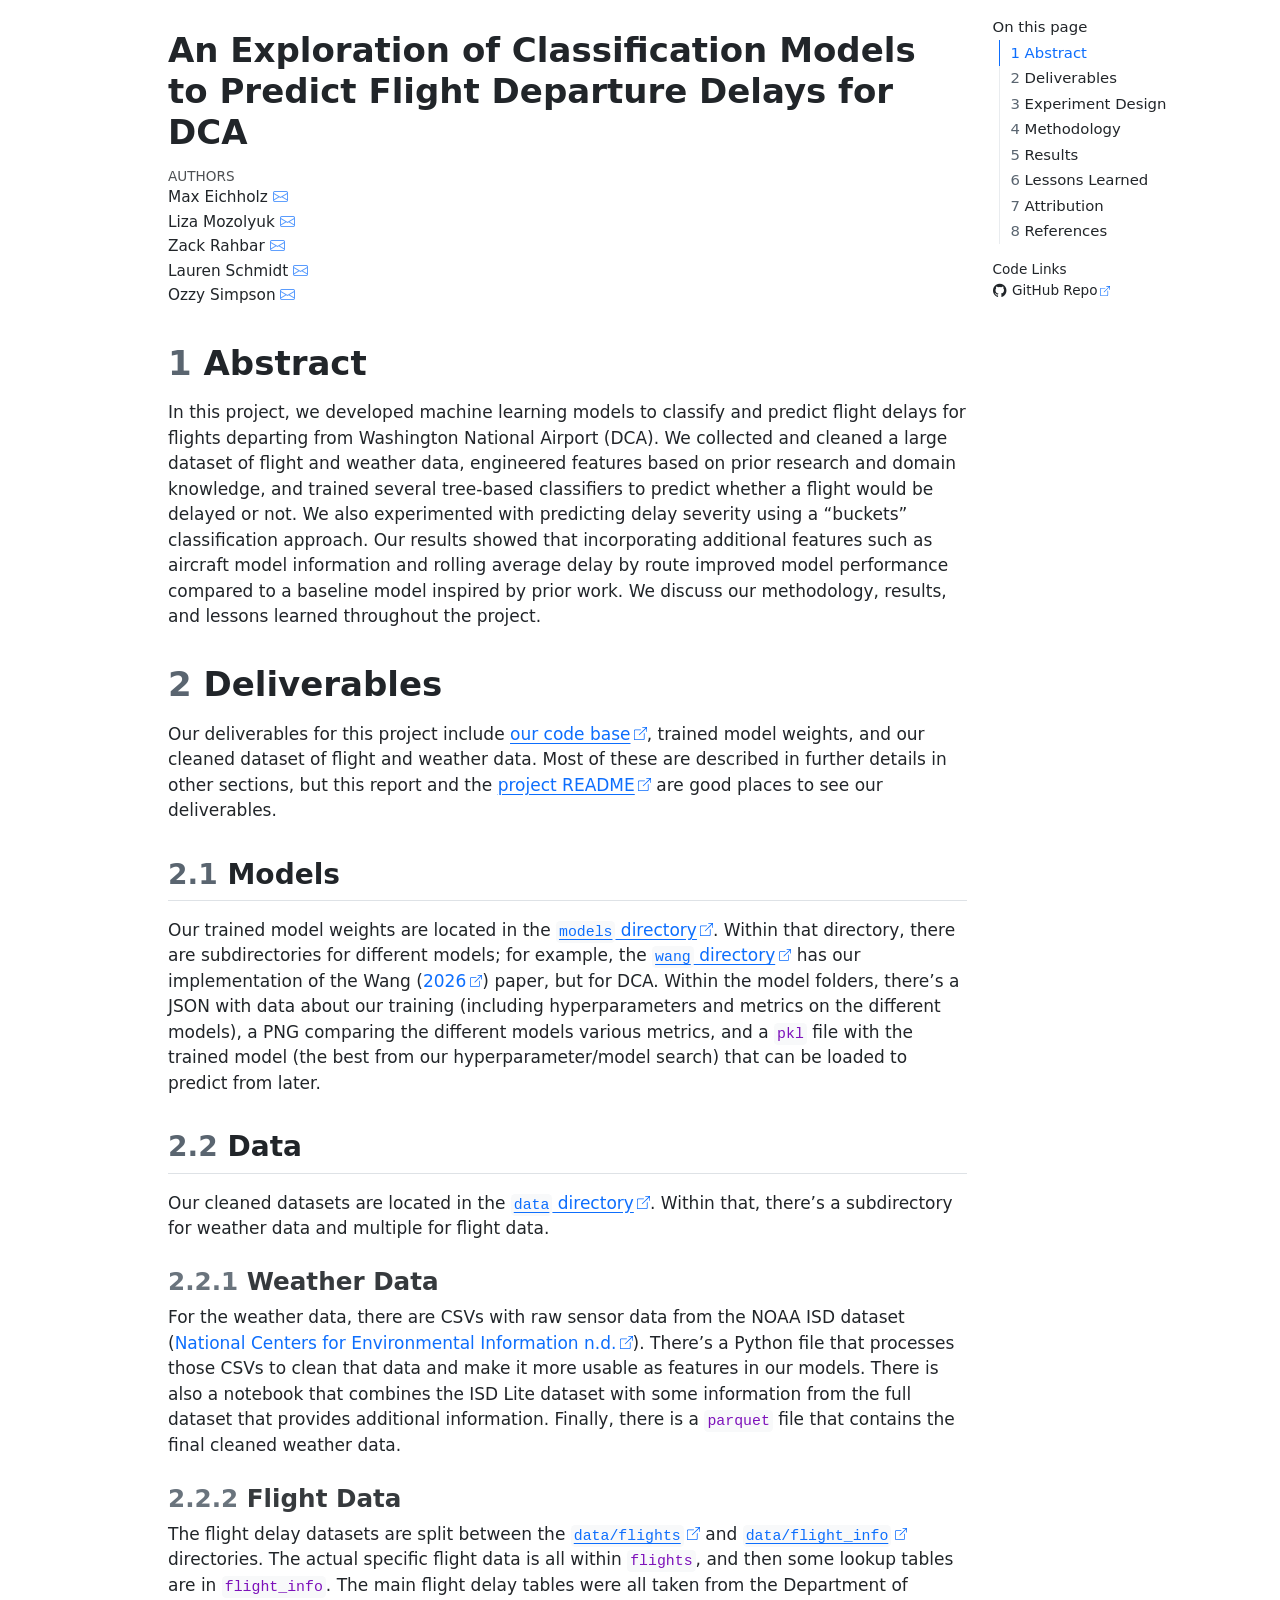
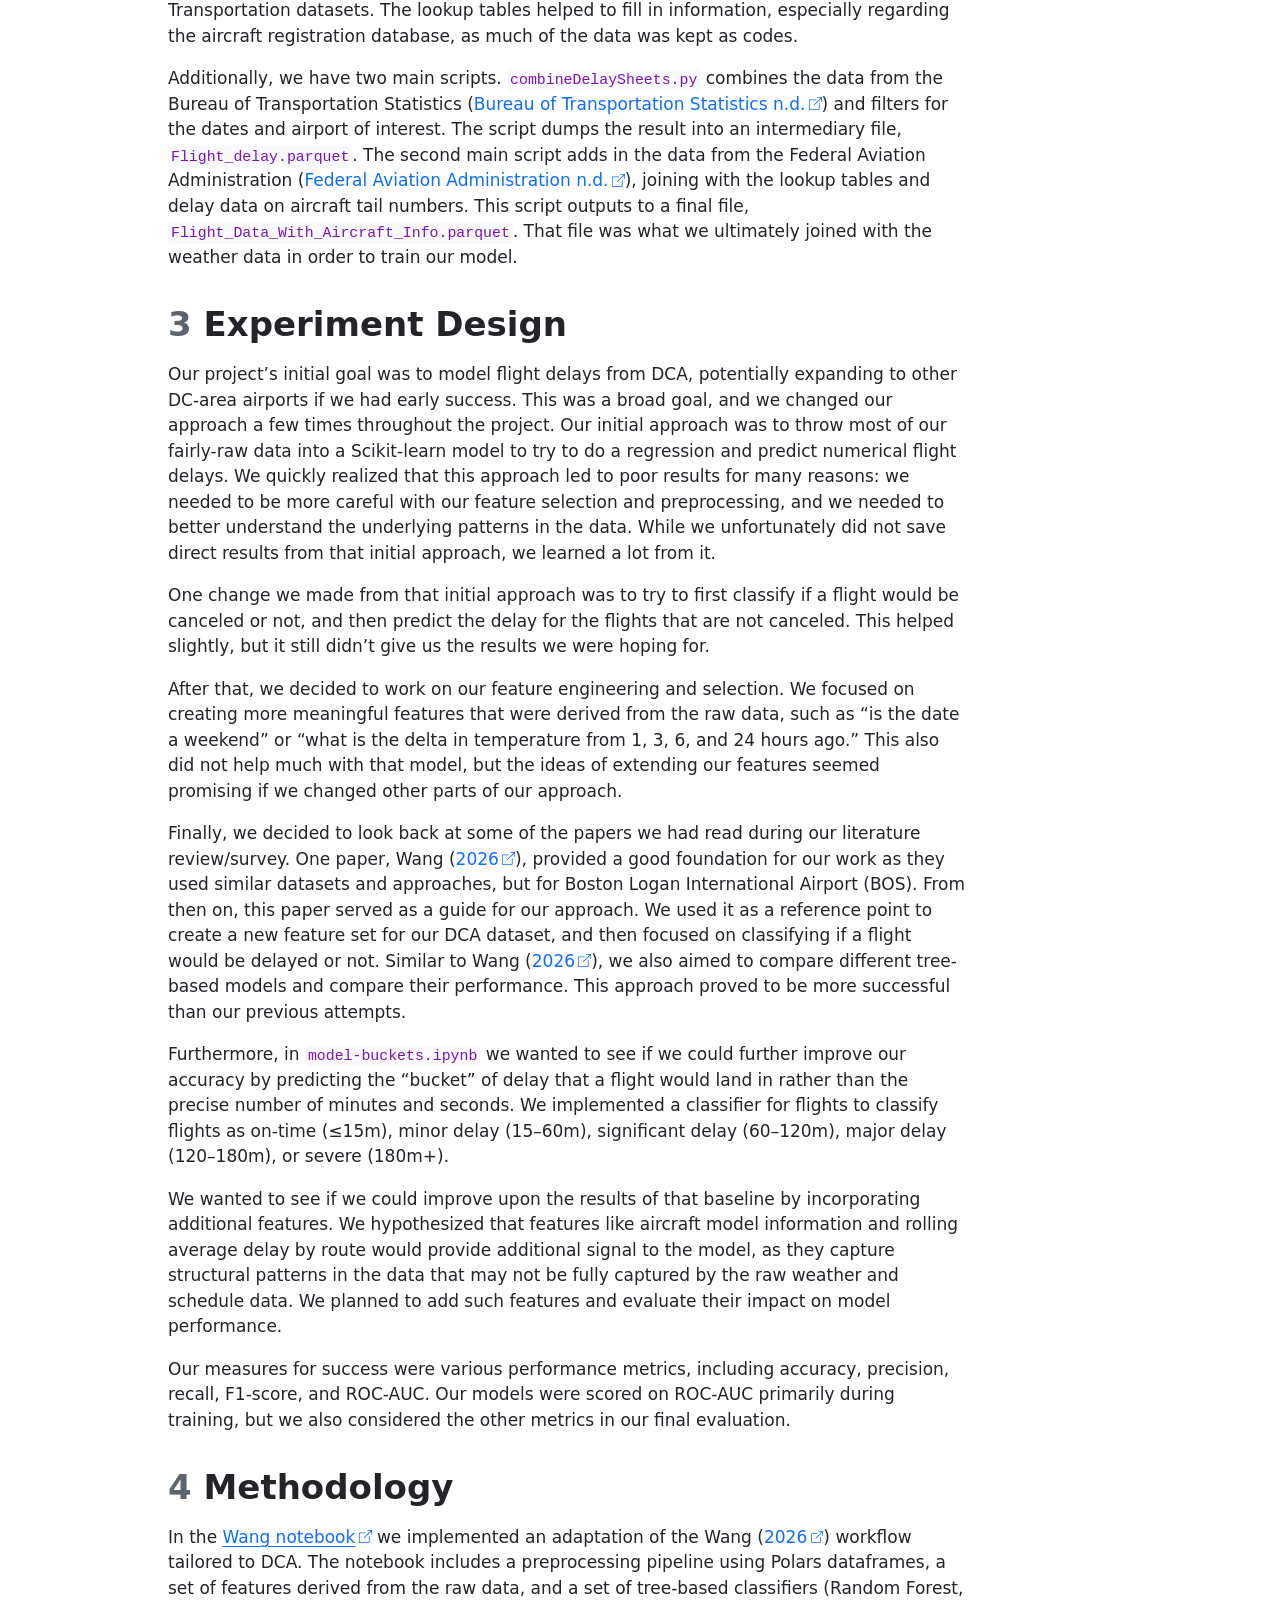
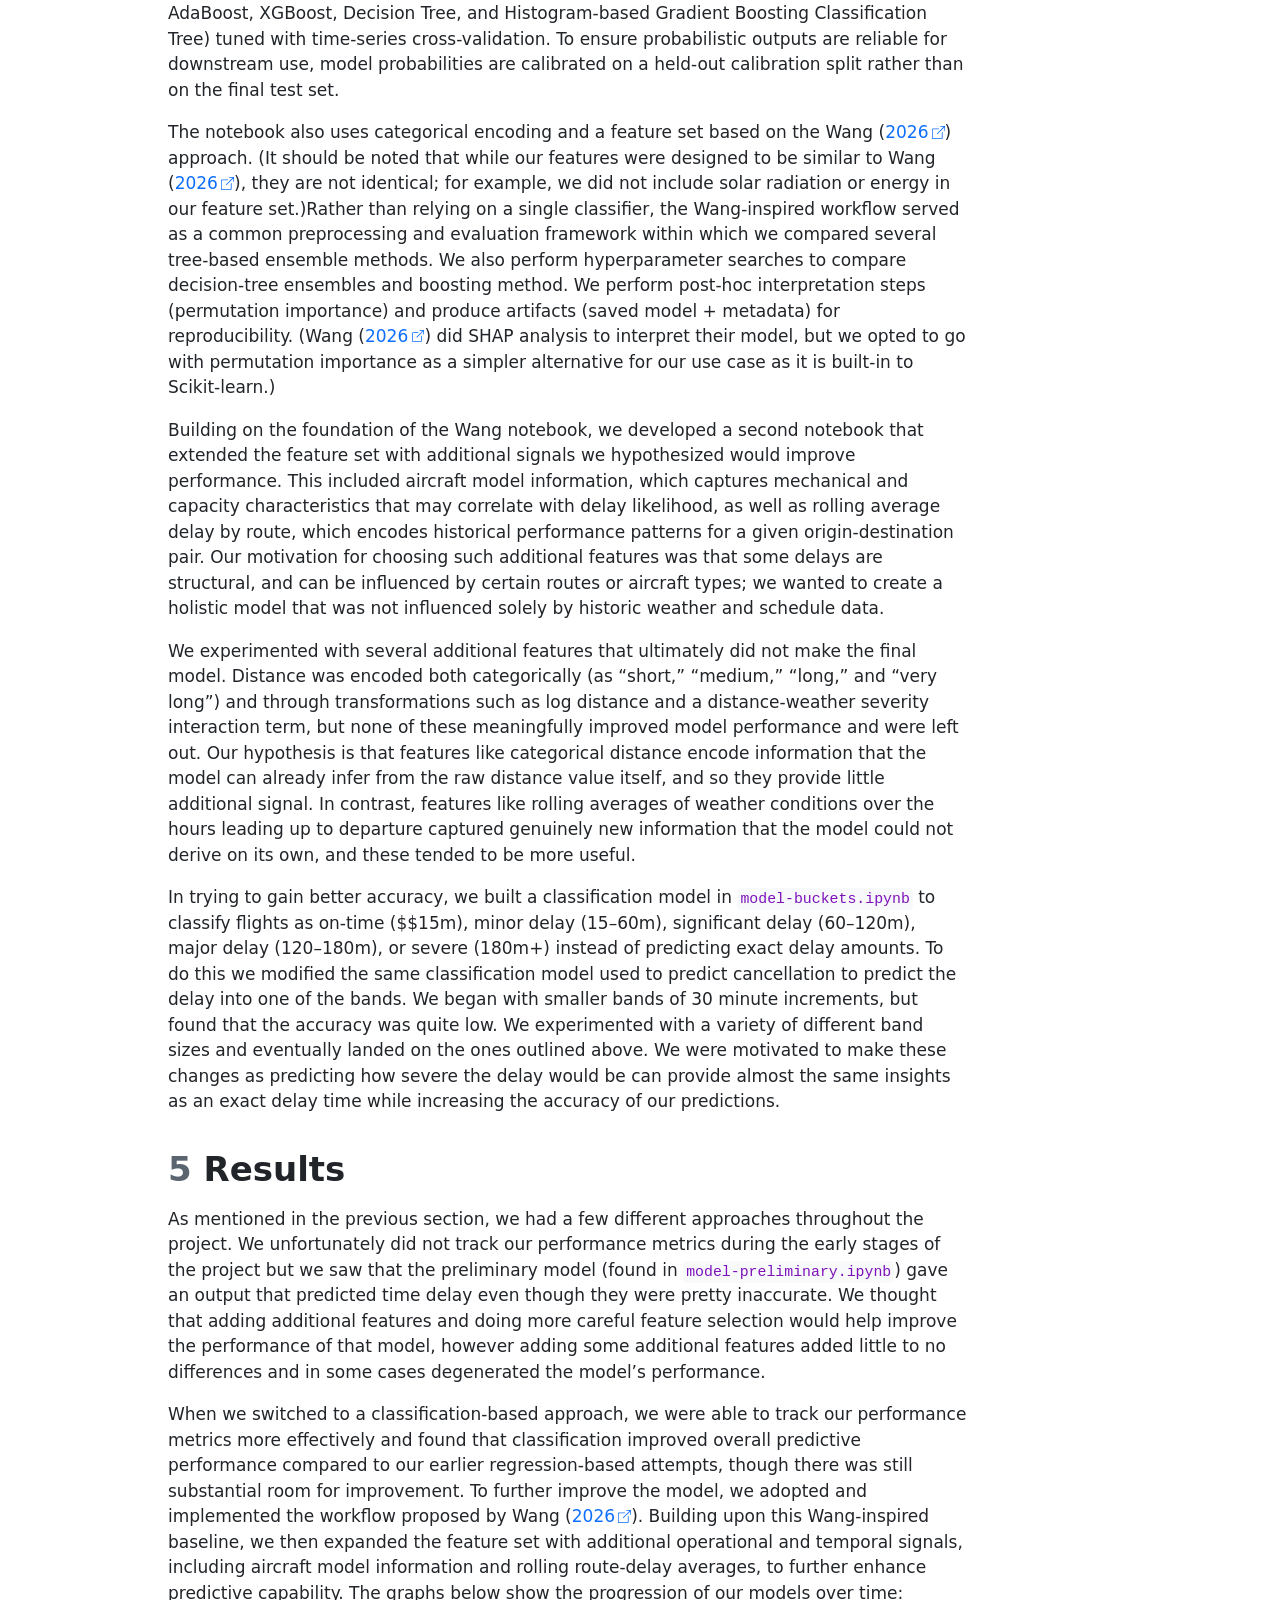
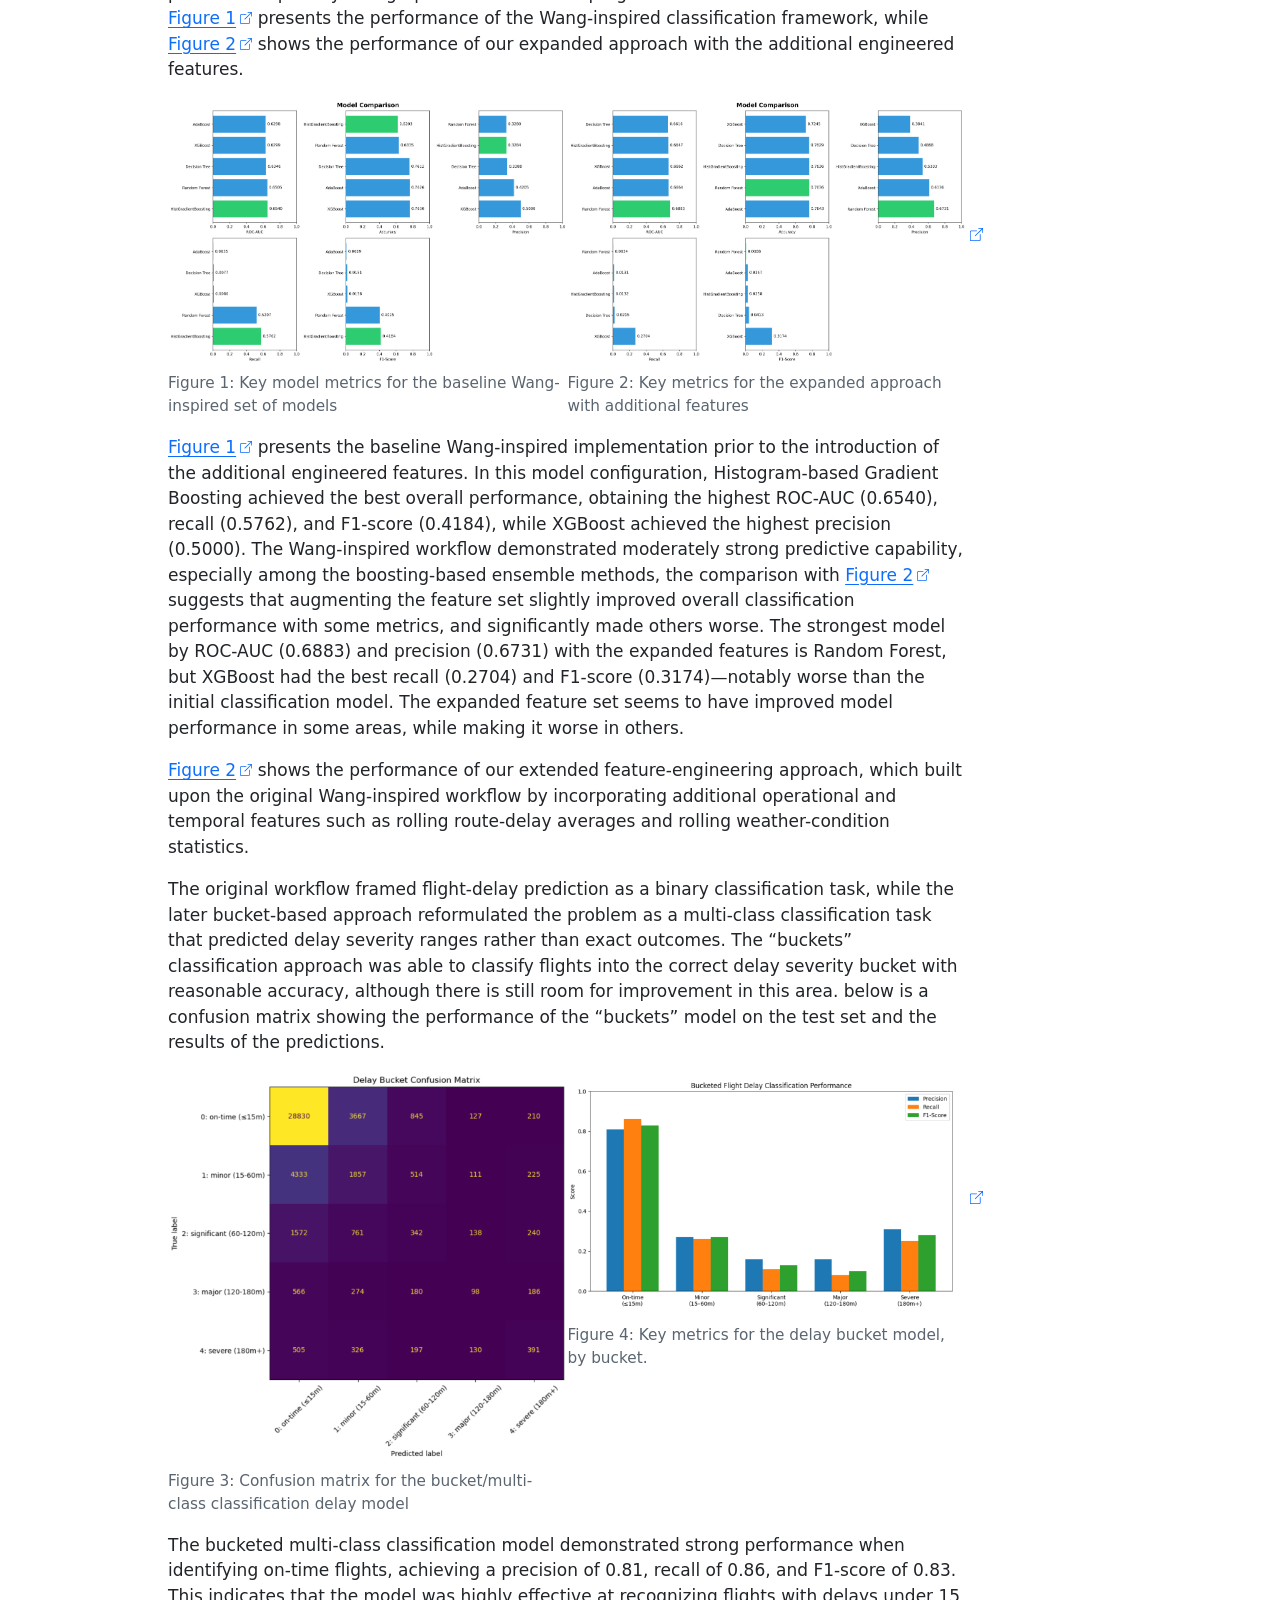
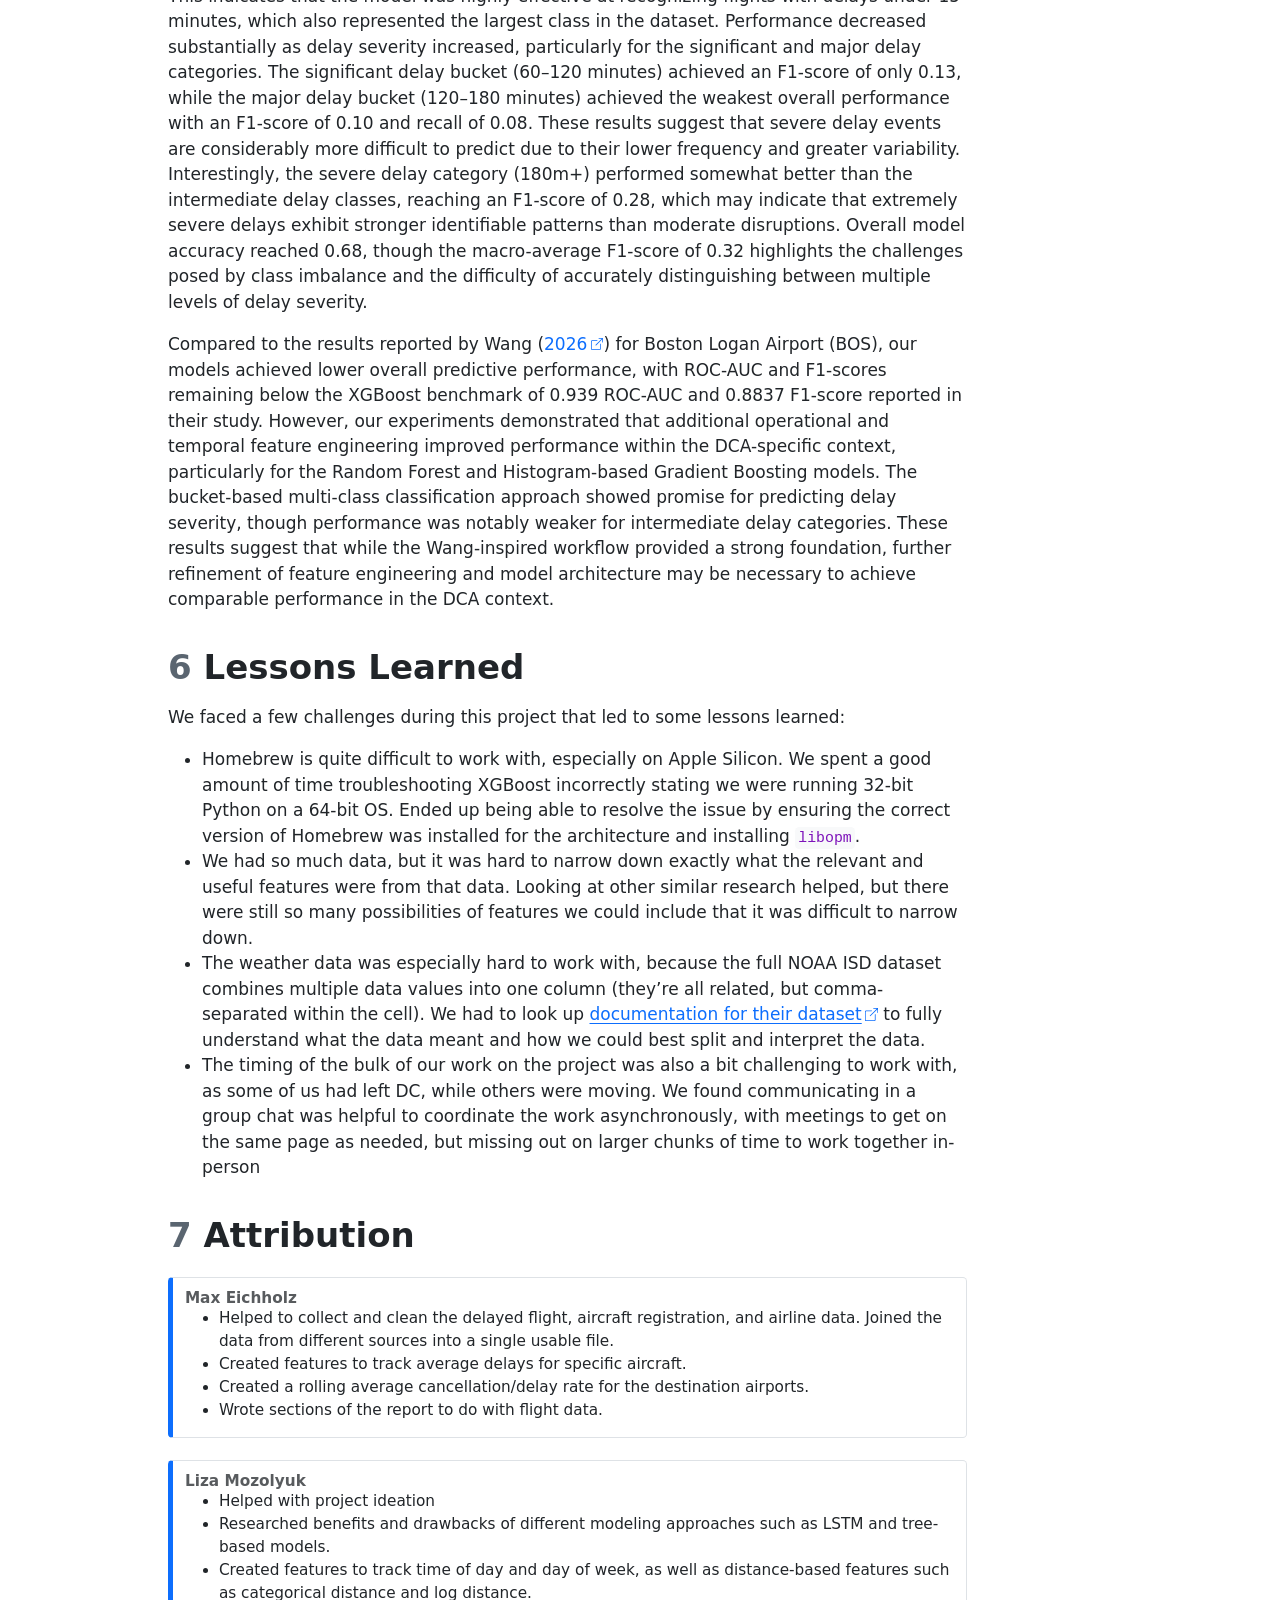
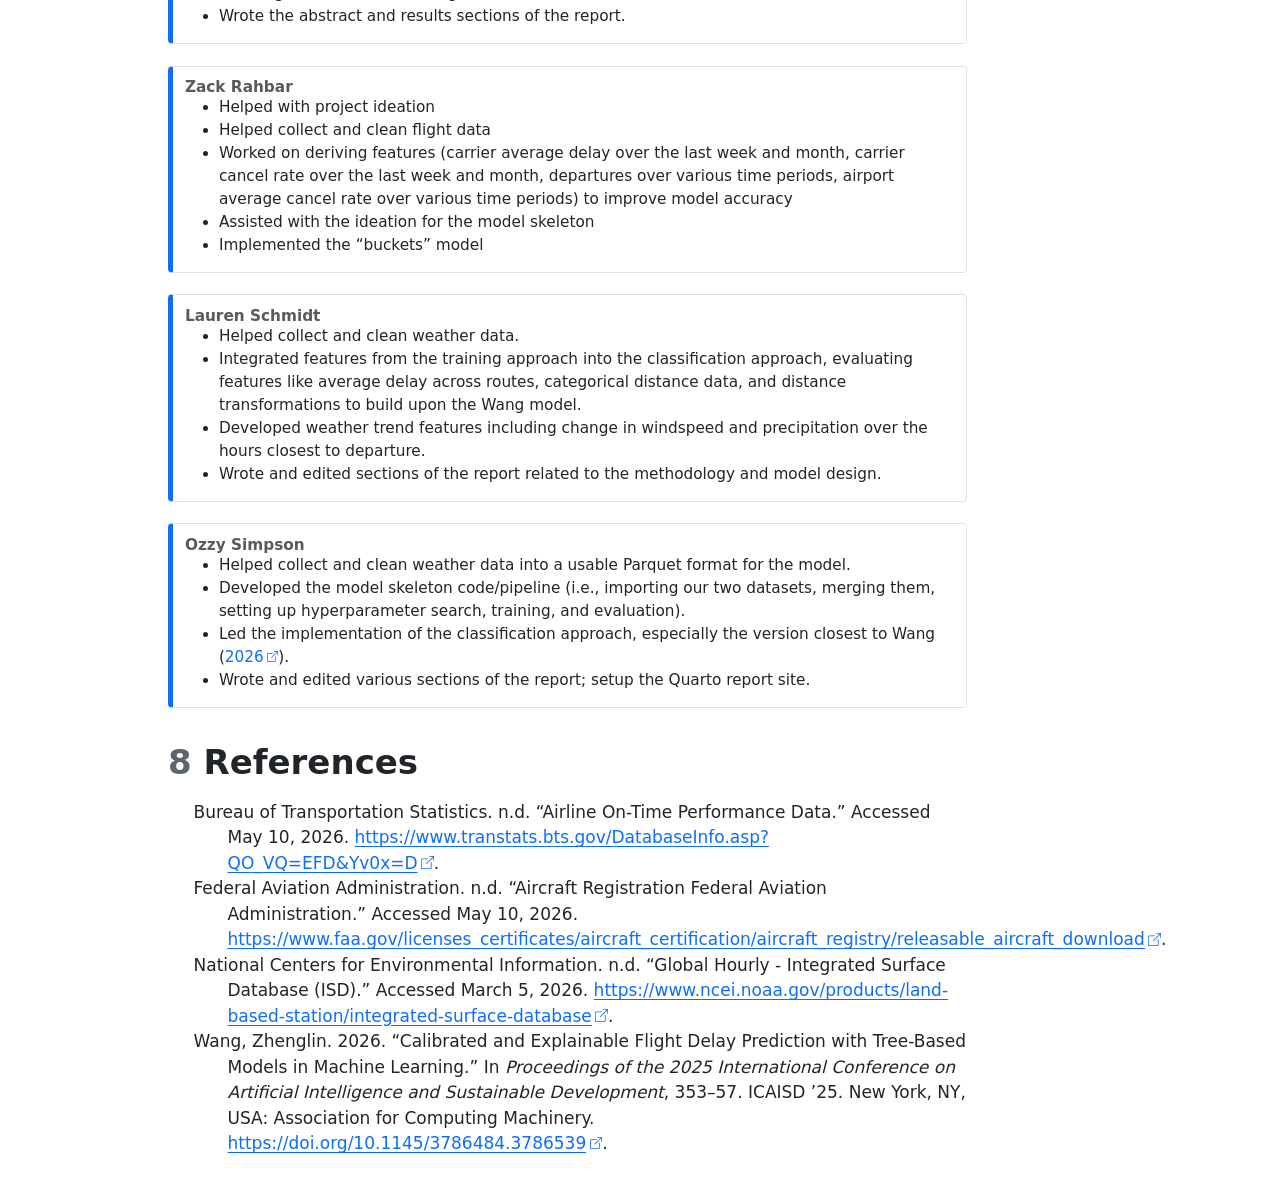
<file: docs/index.html>
<html xmlns="http://www.w3.org/1999/xhtml">    
  <head>      
    <title>Redirect to Report.html</title>      
    <meta http-equiv="refresh" content="0;URL='Report.html'" />    
  </head>    
  <body> 
  </body>  
</html>
</file>
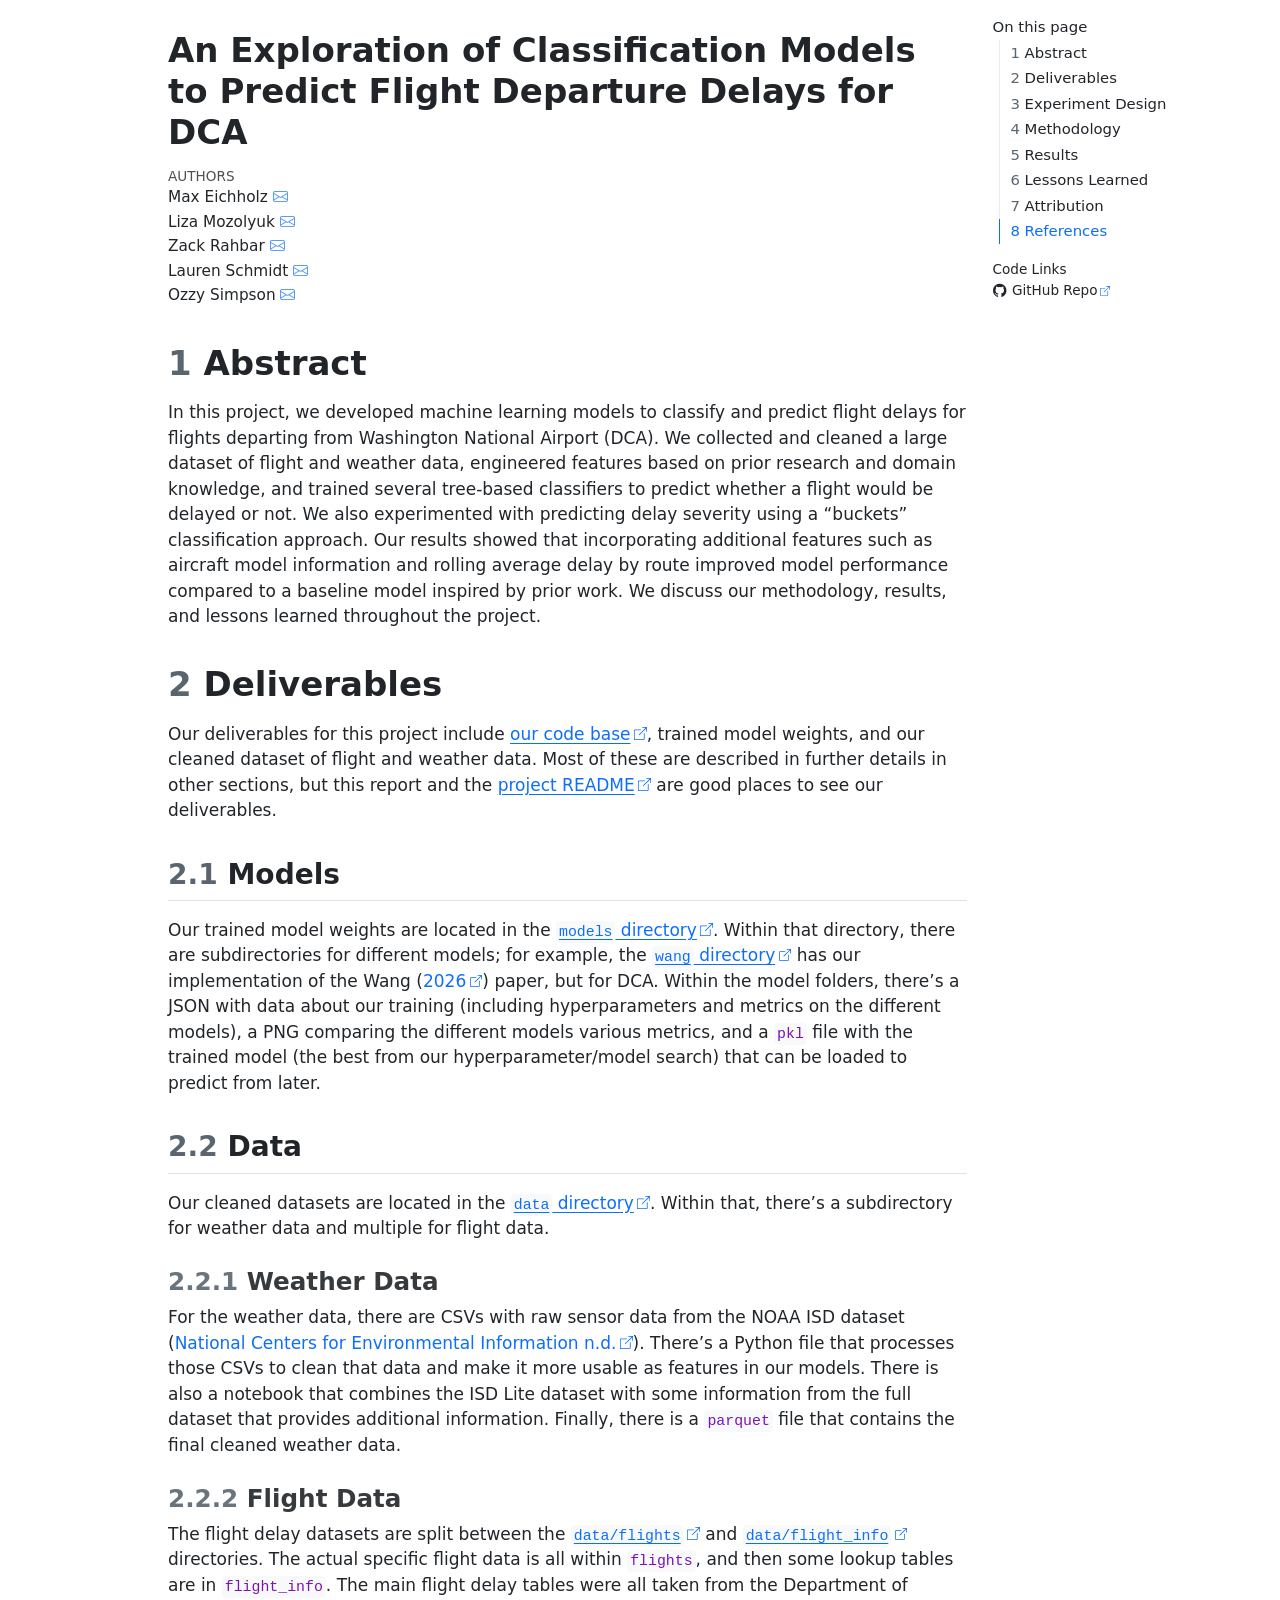
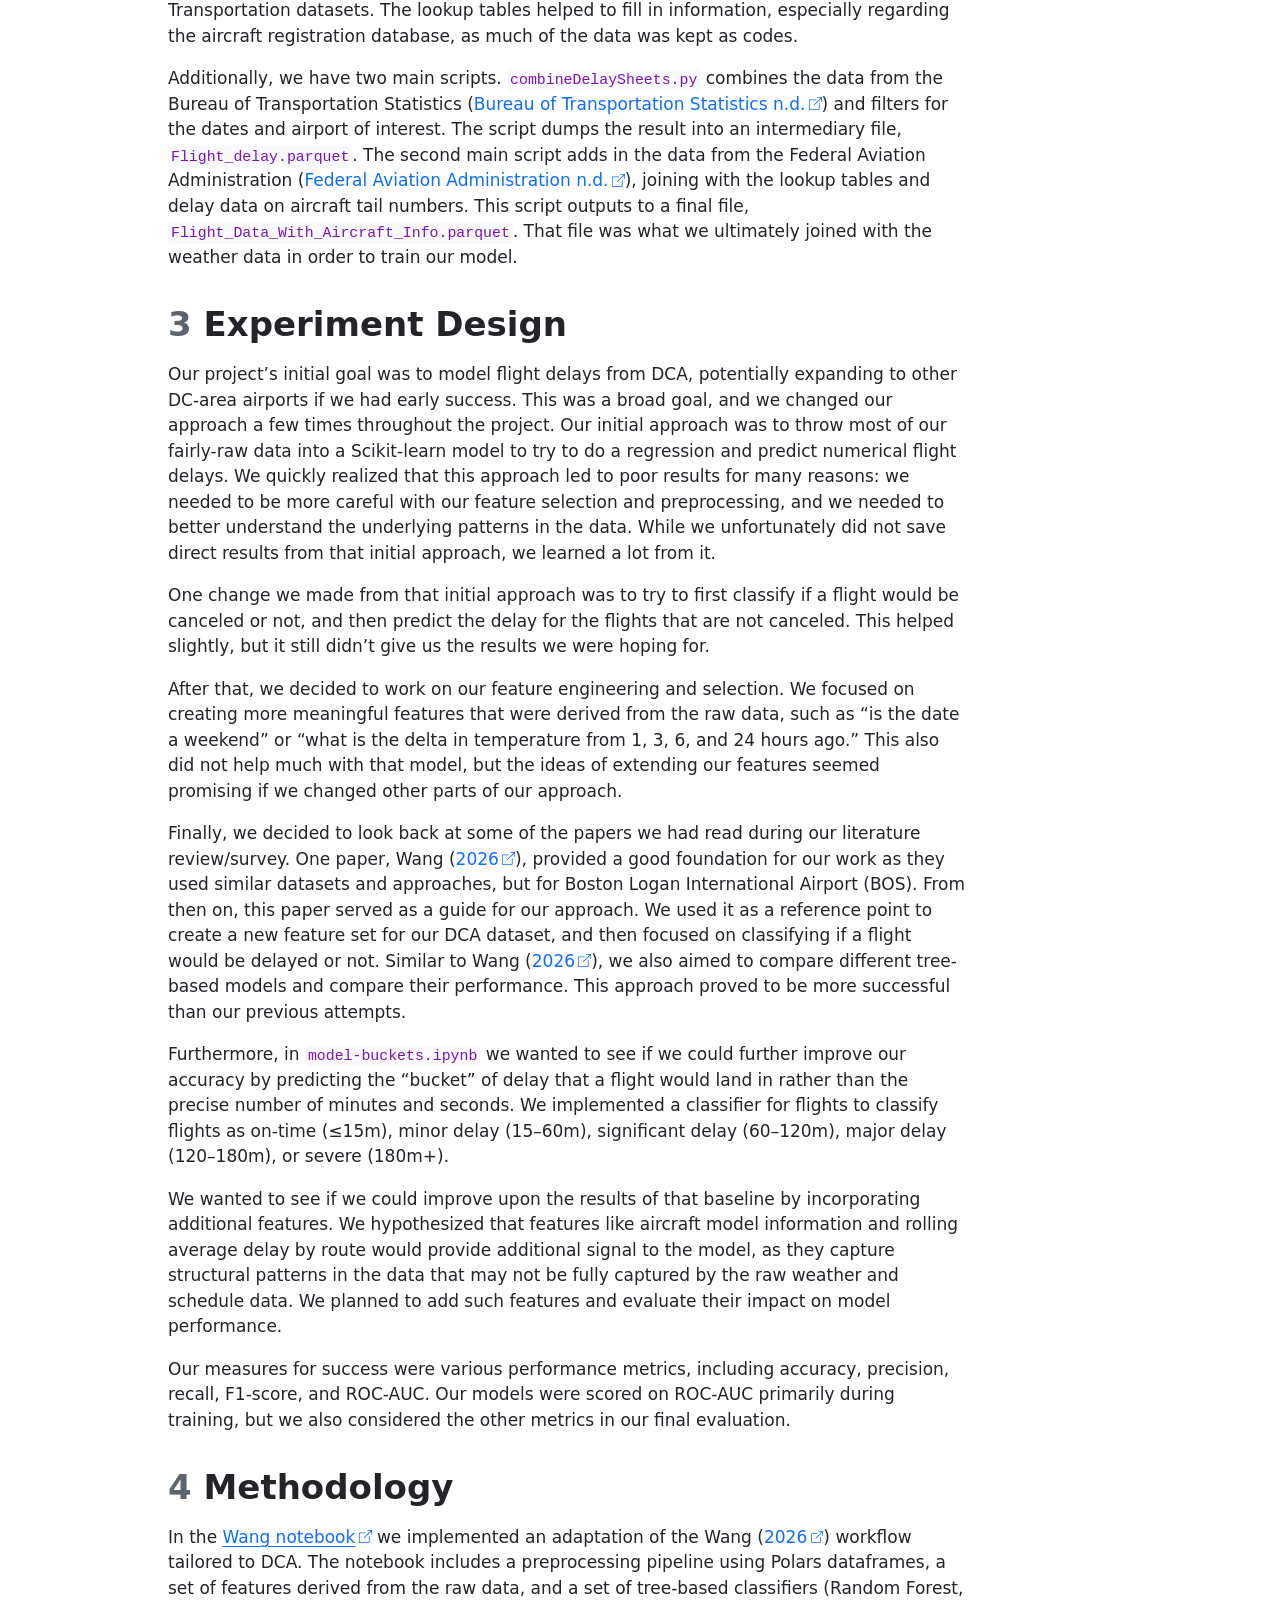
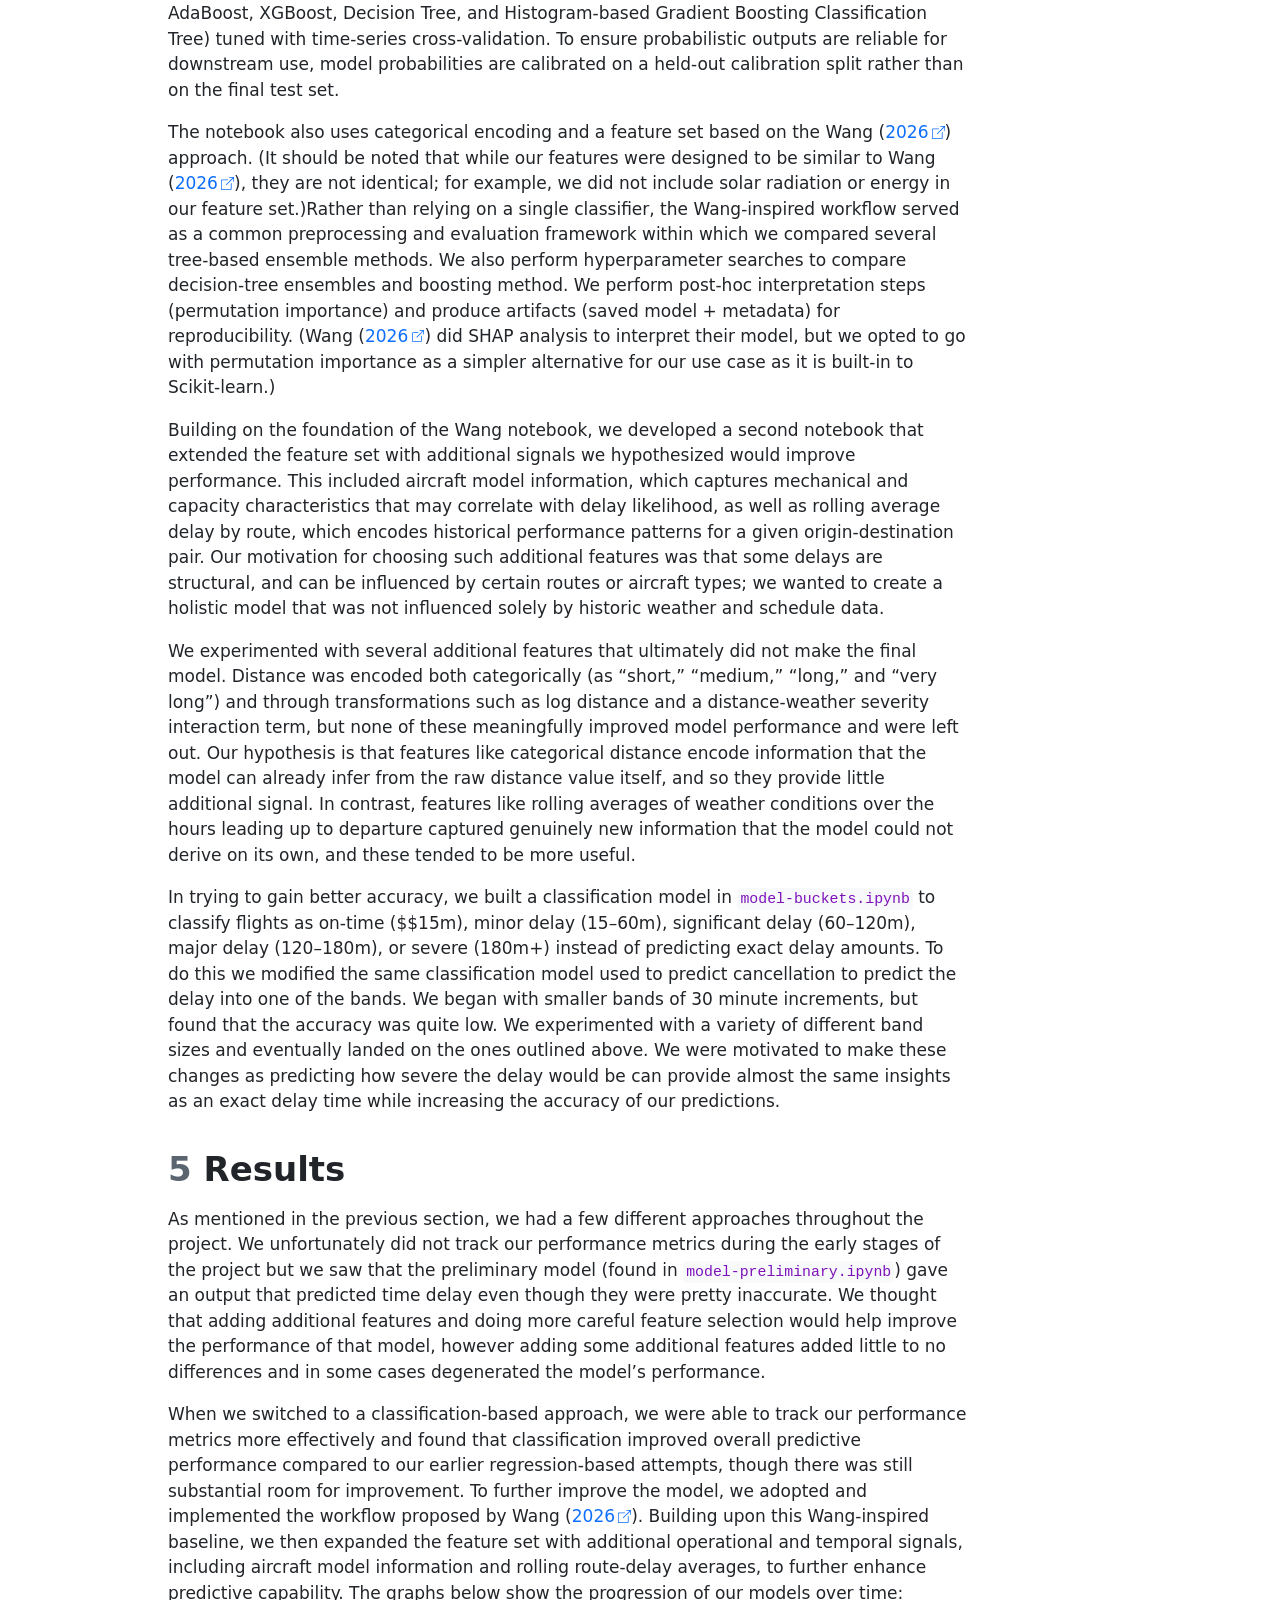
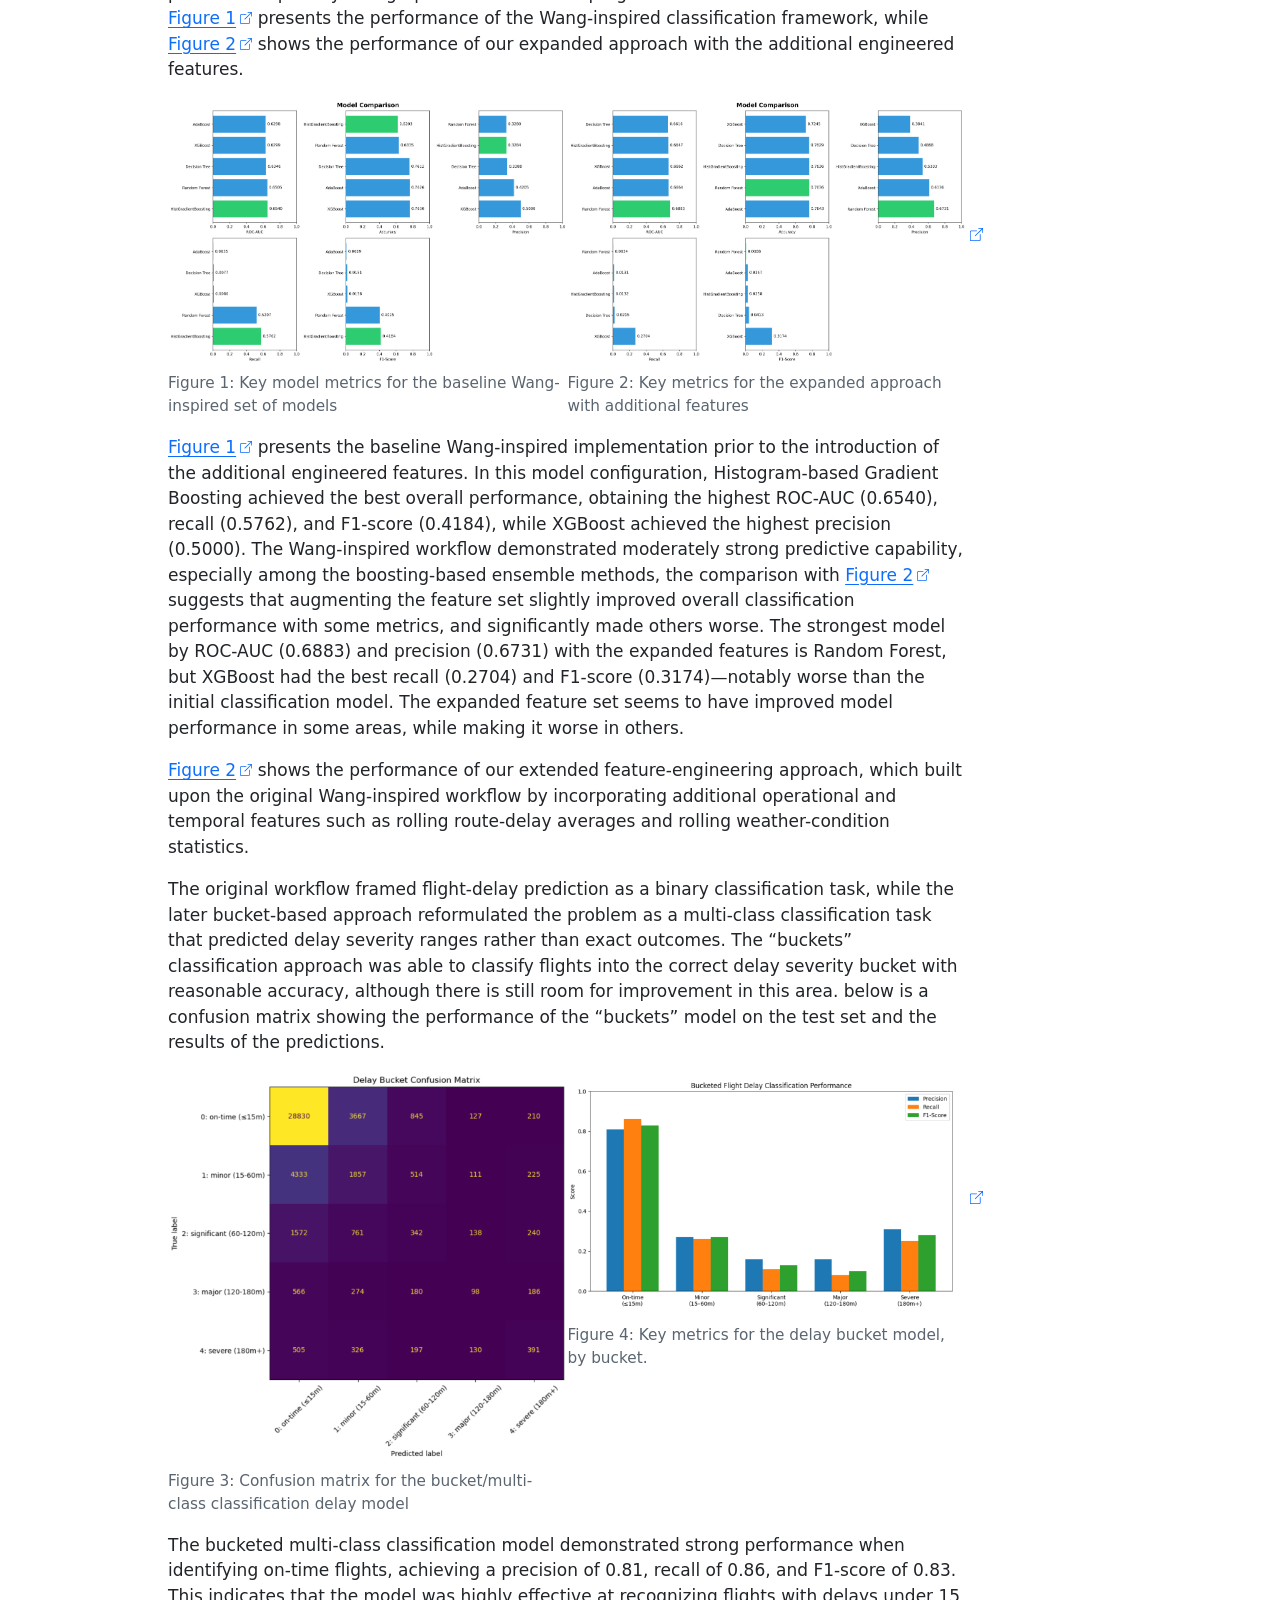
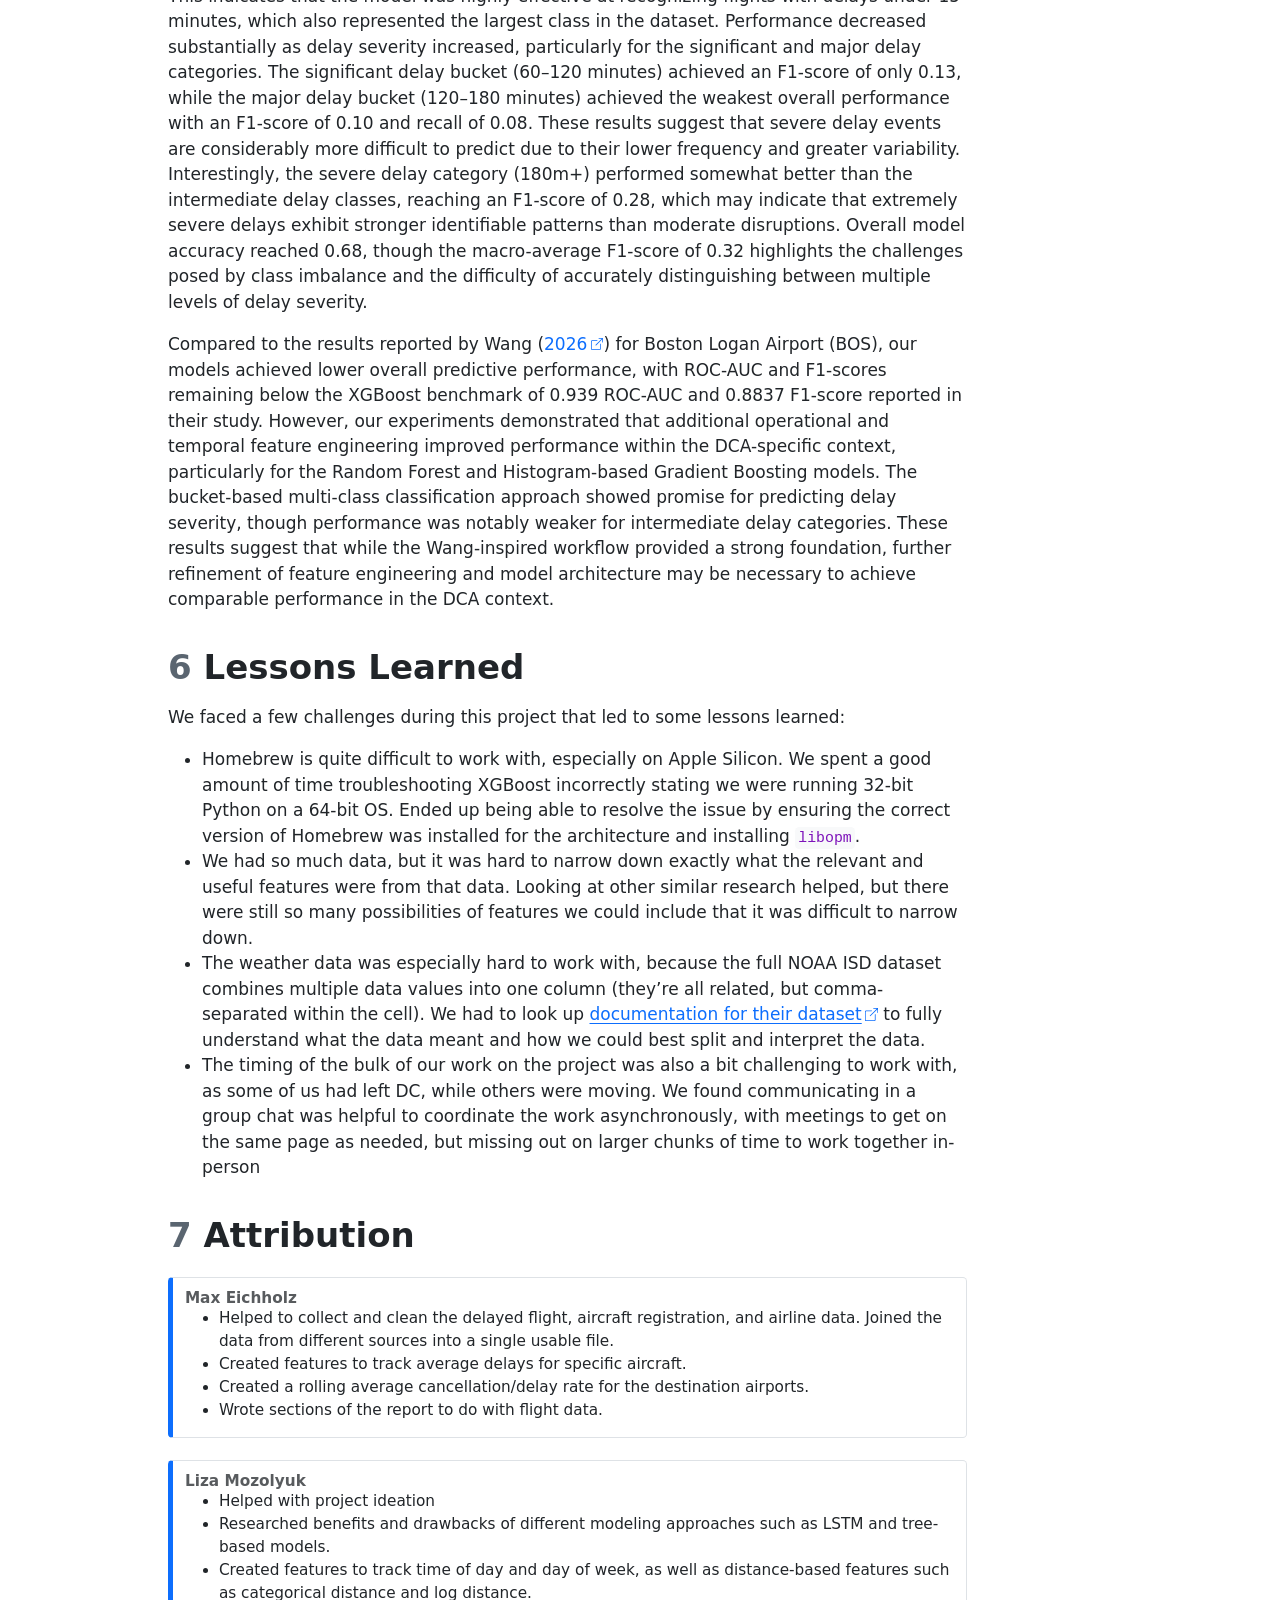
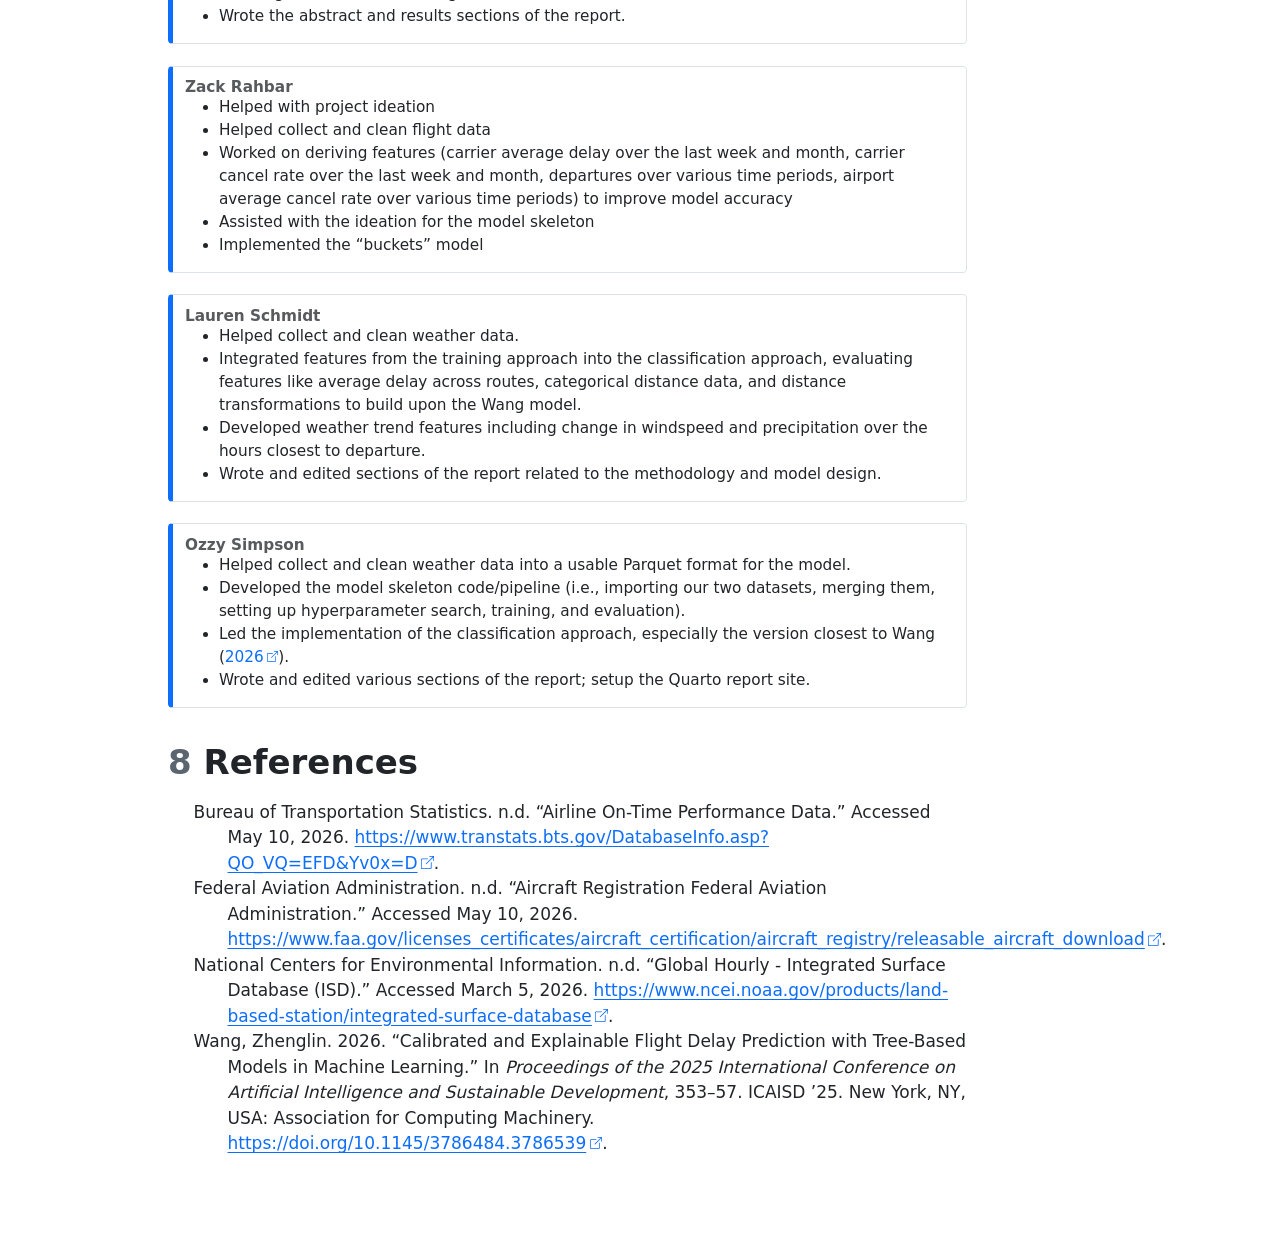
<file: docs/Report.html>
<!DOCTYPE html>
<html xmlns="http://www.w3.org/1999/xhtml" lang="en" xml:lang="en"><head>

<meta charset="utf-8">
<meta name="generator" content="quarto-1.4.553">

<meta name="viewport" content="width=device-width, initial-scale=1.0, user-scalable=yes">

<meta name="author" content="Max Eichholz">
<meta name="author" content="Liza Mozolyuk">
<meta name="author" content="Zack Rahbar">
<meta name="author" content="Lauren Schmidt">
<meta name="author" content="Ozzy Simpson">

<title>Report - An Exploration of Classification Models to Predict Flight Departure Delays for DCA</title>
<style>
code{white-space: pre-wrap;}
span.smallcaps{font-variant: small-caps;}
div.columns{display: flex; gap: min(4vw, 1.5em);}
div.column{flex: auto; overflow-x: auto;}
div.hanging-indent{margin-left: 1.5em; text-indent: -1.5em;}
ul.task-list{list-style: none;}
ul.task-list li input[type="checkbox"] {
  width: 0.8em;
  margin: 0 0.8em 0.2em -1em; /* quarto-specific, see https://github.com/quarto-dev/quarto-cli/issues/4556 */ 
  vertical-align: middle;
}
/* CSS for citations */
div.csl-bib-body { }
div.csl-entry {
  clear: both;
  margin-bottom: 0em;
}
.hanging-indent div.csl-entry {
  margin-left:2em;
  text-indent:-2em;
}
div.csl-left-margin {
  min-width:2em;
  float:left;
}
div.csl-right-inline {
  margin-left:2em;
  padding-left:1em;
}
div.csl-indent {
  margin-left: 2em;
}</style>


<script src="site_libs/quarto-nav/quarto-nav.js"></script>
<script src="site_libs/clipboard/clipboard.min.js"></script>
<script src="site_libs/quarto-search/autocomplete.umd.js"></script>
<script src="site_libs/quarto-search/fuse.min.js"></script>
<script src="site_libs/quarto-search/quarto-search.js"></script>
<meta name="quarto:offset" content="./">
<script src="site_libs/quarto-html/quarto.js"></script>
<script src="site_libs/quarto-html/popper.min.js"></script>
<script src="site_libs/quarto-html/tippy.umd.min.js"></script>
<script src="site_libs/quarto-html/anchor.min.js"></script>
<link href="site_libs/quarto-html/tippy.css" rel="stylesheet">
<link href="site_libs/quarto-html/quarto-syntax-highlighting.css" rel="stylesheet" id="quarto-text-highlighting-styles">
<script src="site_libs/bootstrap/bootstrap.min.js"></script>
<link href="site_libs/bootstrap/bootstrap-icons.css" rel="stylesheet">
<link href="site_libs/bootstrap/bootstrap.min.css" rel="stylesheet" id="quarto-bootstrap" data-mode="light">
<script src="site_libs/quarto-contrib/glightbox/glightbox.min.js"></script>
<link href="site_libs/quarto-contrib/glightbox/glightbox.min.css" rel="stylesheet">
<link href="site_libs/quarto-contrib/glightbox/lightbox.css" rel="stylesheet">
<script id="quarto-search-options" type="application/json">{
  "location": "sidebar",
  "copy-button": false,
  "collapse-after": 3,
  "panel-placement": "start",
  "type": "textbox",
  "limit": 50,
  "keyboard-shortcut": [
    "f",
    "/",
    "s"
  ],
  "show-item-context": false,
  "language": {
    "search-no-results-text": "No results",
    "search-matching-documents-text": "matching documents",
    "search-copy-link-title": "Copy link to search",
    "search-hide-matches-text": "Hide additional matches",
    "search-more-match-text": "more match in this document",
    "search-more-matches-text": "more matches in this document",
    "search-clear-button-title": "Clear",
    "search-text-placeholder": "",
    "search-detached-cancel-button-title": "Cancel",
    "search-submit-button-title": "Submit",
    "search-label": "Search"
  }
}</script>
<style>html{ scroll-behavior: smooth; }</style>


</head>

<body>

<div id="quarto-search-results"></div>
<!-- content -->
<div id="quarto-content" class="quarto-container page-columns page-rows-contents page-layout-article">
<!-- sidebar -->
<!-- margin-sidebar -->
    <div id="quarto-margin-sidebar" class="sidebar margin-sidebar">
        <nav id="TOC" role="doc-toc" class="toc-active">
    <h2 id="toc-title">On this page</h2>
   
  <ul>
  <li><a href="#abstract" id="toc-abstract" class="nav-link active" data-scroll-target="#abstract"><span class="header-section-number">1</span> Abstract</a></li>
  <li><a href="#deliverables" id="toc-deliverables" class="nav-link" data-scroll-target="#deliverables"><span class="header-section-number">2</span> Deliverables</a>
  <ul class="collapse">
  <li><a href="#models" id="toc-models" class="nav-link" data-scroll-target="#models"><span class="header-section-number">2.1</span> Models</a></li>
  <li><a href="#data" id="toc-data" class="nav-link" data-scroll-target="#data"><span class="header-section-number">2.2</span> Data</a>
  <ul class="collapse">
  <li><a href="#weather-data" id="toc-weather-data" class="nav-link" data-scroll-target="#weather-data"><span class="header-section-number">2.2.1</span> Weather Data</a></li>
  <li><a href="#flight-data" id="toc-flight-data" class="nav-link" data-scroll-target="#flight-data"><span class="header-section-number">2.2.2</span> Flight Data</a></li>
  </ul></li>
  </ul></li>
  <li><a href="#experiment-design" id="toc-experiment-design" class="nav-link" data-scroll-target="#experiment-design"><span class="header-section-number">3</span> Experiment Design</a></li>
  <li><a href="#methodology" id="toc-methodology" class="nav-link" data-scroll-target="#methodology"><span class="header-section-number">4</span> Methodology</a></li>
  <li><a href="#results" id="toc-results" class="nav-link" data-scroll-target="#results"><span class="header-section-number">5</span> Results</a></li>
  <li><a href="#lessons-learned" id="toc-lessons-learned" class="nav-link" data-scroll-target="#lessons-learned"><span class="header-section-number">6</span> Lessons Learned</a></li>
  <li><a href="#attribution" id="toc-attribution" class="nav-link" data-scroll-target="#attribution"><span class="header-section-number">7</span> Attribution</a></li>
  <li><a href="#references" id="toc-references" class="nav-link" data-scroll-target="#references"><span class="header-section-number">8</span> References</a></li>
  </ul>
<div class="quarto-code-links"><h2>Code Links</h2><ul><li><a href="https://github.com/GW-ML-Flight/Flight-Delay" target="_blank"><i class="bi bi-github"></i>GitHub Repo</a></li></ul></div></nav>
    </div>
<!-- main -->
<main class="content" id="quarto-document-content">

<header id="title-block-header" class="quarto-title-block default">
<div class="quarto-title">
<h1 class="title">An Exploration of Classification Models to Predict Flight Departure Delays for DCA</h1>
</div>



<div class="quarto-title-meta">

    <div>
    <div class="quarto-title-meta-heading">Authors</div>
    <div class="quarto-title-meta-contents">
             <p>Max Eichholz <a href="mailto:m.eichholz@gwu.edu" class="quarto-title-author-email"><i class="bi bi-envelope"></i></a> </p>
             <p>Liza Mozolyuk <a href="mailto:lizamozolyuk@gwu.edu" class="quarto-title-author-email"><i class="bi bi-envelope"></i></a> </p>
             <p>Zack Rahbar <a href="mailto:zackrahbar@gwu.edu" class="quarto-title-author-email"><i class="bi bi-envelope"></i></a> </p>
             <p>Lauren Schmidt <a href="mailto:laurenschmidt@gwu.edu" class="quarto-title-author-email"><i class="bi bi-envelope"></i></a> </p>
             <p>Ozzy Simpson <a href="mailto:ozzy@gwu.edu" class="quarto-title-author-email"><i class="bi bi-envelope"></i></a> </p>
          </div>
  </div>
    
  
    
  </div>
  


</header>


<section id="abstract" class="level1" data-number="1">
<h1 data-number="1"><span class="header-section-number">1</span> Abstract</h1>
<p>In this project, we developed machine learning models to classify and predict flight delays for flights departing from Washington National Airport (DCA). We collected and cleaned a large dataset of flight and weather data, engineered features based on prior research and domain knowledge, and trained several tree-based classifiers to predict whether a flight would be delayed or not. We also experimented with predicting delay severity using a “buckets” classification approach. Our results showed that incorporating additional features such as aircraft model information and rolling average delay by route improved model performance compared to a baseline model inspired by prior work. We discuss our methodology, results, and lessons learned throughout the project.</p>
</section>
<section id="deliverables" class="level1" data-number="2">
<h1 data-number="2"><span class="header-section-number">2</span> Deliverables</h1>
<p>Our deliverables for this project include <a href="https://github.com/GW-ML-Flight/Flight-Delay">our code base</a>, trained model weights, and our cleaned dataset of flight and weather data. Most of these are described in further details in other sections, but this report and the <a href="https://github.com/GW-ML-Flight/Flight-Delay/blob/main/README.md">project README</a> are good places to see our deliverables.</p>
<section id="models" class="level2" data-number="2.1">
<h2 data-number="2.1" class="anchored" data-anchor-id="models"><span class="header-section-number">2.1</span> Models</h2>
<p>Our trained model weights are located in the <a href="https://github.com/GW-ML-Flight/Flight-Delay/tree/main/models"><code>models</code> directory</a>. Within that directory, there are subdirectories for different models; for example, the <a href="https://github.com/GW-ML-Flight/Flight-Delay/tree/main/models/wang"><code>wang</code> directory</a> has our implementation of the <span class="citation" data-cites="wangCalibratedExplainableFlight2026">Wang (<a href="#ref-wangCalibratedExplainableFlight2026" role="doc-biblioref">2026</a>)</span> paper, but for DCA. Within the model folders, there’s a JSON with data about our training (including hyperparameters and metrics on the different models), a PNG comparing the different models various metrics, and a <code>pkl</code> file with the trained model (the best from our hyperparameter/model search) that can be loaded to predict from later.</p>
</section>
<section id="data" class="level2" data-number="2.2">
<h2 data-number="2.2" class="anchored" data-anchor-id="data"><span class="header-section-number">2.2</span> Data</h2>
<p>Our cleaned datasets are located in the <a href="https://github.com/GW-ML-Flight/Flight-Delay/tree/main/data"><code>data</code> directory</a>. Within that, there’s a subdirectory for weather data and multiple for flight data.</p>
<section id="weather-data" class="level3" data-number="2.2.1">
<h3 data-number="2.2.1" class="anchored" data-anchor-id="weather-data"><span class="header-section-number">2.2.1</span> Weather Data</h3>
<p>For the weather data, there are CSVs with raw sensor data from the NOAA ISD dataset <span class="citation" data-cites="nationalcentersforenvironmentalinformationGlobalHourlyIntegrated">(<a href="#ref-nationalcentersforenvironmentalinformationGlobalHourlyIntegrated" role="doc-biblioref">National Centers for Environmental Information n.d.</a>)</span>. There’s a Python file that processes those CSVs to clean that data and make it more usable as features in our models. There is also a notebook that combines the ISD Lite dataset with some information from the full dataset that provides additional information. Finally, there is a <code>parquet</code> file that contains the final cleaned weather data.</p>
</section>
<section id="flight-data" class="level3" data-number="2.2.2">
<h3 data-number="2.2.2" class="anchored" data-anchor-id="flight-data"><span class="header-section-number">2.2.2</span> Flight Data</h3>
<p>The flight delay datasets are split between the <a href="https://github.com/GW-ML-Flight/Flight-Delay/tree/main/data/flights"><code>data/flights</code></a> and <a href="https://github.com/GW-ML-Flight/Flight-Delay/tree/main/data/flight_info"><code>data/flight_info</code></a> directories. The actual specific flight data is all within <code>flights</code>, and then some lookup tables are in <code>flight_info</code>. The main flight delay tables were all taken from the Department of Transportation datasets. The lookup tables helped to fill in information, especially regarding the aircraft registration database, as much of the data was kept as codes.</p>
<p>Additionally, we have two main scripts. <code>combineDelaySheets.py</code> combines the data from the Bureau of Transportation Statistics <span class="citation" data-cites="bureau_of_transportation_statistics_airline_nodate">(<a href="#ref-bureau_of_transportation_statistics_airline_nodate" role="doc-biblioref">Bureau of Transportation Statistics n.d.</a>)</span> and filters for the dates and airport of interest. The script dumps the result into an intermediary file, <code>Flight_delay.parquet</code>. The second main script adds in the data from the Federal Aviation Administration <span class="citation" data-cites="department_of_transportation_aircraft_nodate">(<a href="#ref-department_of_transportation_aircraft_nodate" role="doc-biblioref">Federal Aviation Administration n.d.</a>)</span>, joining with the lookup tables and delay data on aircraft tail numbers. This script outputs to a final file, <code>Flight_Data_With_Aircraft_Info.parquet</code>. That file was what we ultimately joined with the weather data in order to train our model.</p>
</section>
</section>
</section>
<section id="experiment-design" class="level1" data-number="3">
<h1 data-number="3"><span class="header-section-number">3</span> Experiment Design</h1>
<p>Our project’s initial goal was to model flight delays from DCA, potentially expanding to other DC-area airports if we had early success. This was a broad goal, and we changed our approach a few times throughout the project. Our initial approach was to throw most of our fairly-raw data into a Scikit-learn model to try to do a regression and predict numerical flight delays. We quickly realized that this approach led to poor results for many reasons: we needed to be more careful with our feature selection and preprocessing, and we needed to better understand the underlying patterns in the data. While we unfortunately did not save direct results from that initial approach, we learned a lot from it.</p>
<p>One change we made from that initial approach was to try to first classify if a flight would be canceled or not, and then predict the delay for the flights that are not canceled. This helped slightly, but it still didn’t give us the results we were hoping for.</p>
<p>After that, we decided to work on our feature engineering and selection. We focused on creating more meaningful features that were derived from the raw data, such as “is the date a weekend” or “what is the delta in temperature from 1, 3, 6, and 24 hours ago.” This also did not help much with that model, but the ideas of extending our features seemed promising if we changed other parts of our approach.</p>
<p>Finally, we decided to look back at some of the papers we had read during our literature review/survey. One paper, <span class="citation" data-cites="wangCalibratedExplainableFlight2026">Wang (<a href="#ref-wangCalibratedExplainableFlight2026" role="doc-biblioref">2026</a>)</span>, provided a good foundation for our work as they used similar datasets and approaches, but for Boston Logan International Airport (BOS). From then on, this paper served as a guide for our approach. We used it as a reference point to create a new feature set for our DCA dataset, and then focused on classifying if a flight would be delayed or not. Similar to <span class="citation" data-cites="wangCalibratedExplainableFlight2026">Wang (<a href="#ref-wangCalibratedExplainableFlight2026" role="doc-biblioref">2026</a>)</span>, we also aimed to compare different tree-based models and compare their performance. This approach proved to be more successful than our previous attempts.</p>
<p>Furthermore, in <code>model-buckets.ipynb</code> we wanted to see if we could further improve our accuracy by predicting the “bucket” of delay that a flight would land in rather than the precise number of minutes and seconds. We implemented a classifier for flights to classify flights as on-time (≤15m), minor delay (15–60m), significant delay (60–120m), major delay (120–180m), or severe (180m+).</p>
<p>We wanted to see if we could improve upon the results of that baseline by incorporating additional features. We hypothesized that features like aircraft model information and rolling average delay by route would provide additional signal to the model, as they capture structural patterns in the data that may not be fully captured by the raw weather and schedule data. We planned to add such features and evaluate their impact on model performance.</p>
<p>Our measures for success were various performance metrics, including accuracy, precision, recall, F1-score, and ROC-AUC. Our models were scored on ROC-AUC primarily during training, but we also considered the other metrics in our final evaluation.</p>
</section>
<section id="methodology" class="level1" data-number="4">
<h1 data-number="4"><span class="header-section-number">4</span> Methodology</h1>
<p>In the <a href="https://github.com/GW-ML-Flight/Flight-Delay/blob/main/model-classifier-wang.ipynb">Wang notebook</a> we implemented an adaptation of the <span class="citation" data-cites="wangCalibratedExplainableFlight2026">Wang (<a href="#ref-wangCalibratedExplainableFlight2026" role="doc-biblioref">2026</a>)</span> workflow tailored to DCA. The notebook includes a preprocessing pipeline using Polars dataframes, a set of features derived from the raw data, and a set of tree-based classifiers (Random Forest, AdaBoost, XGBoost, Decision Tree, and Histogram-based Gradient Boosting Classification Tree) tuned with time-series cross-validation. To ensure probabilistic outputs are reliable for downstream use, model probabilities are calibrated on a held-out calibration split rather than on the final test set.</p>
<p>The notebook also uses categorical encoding and a feature set based on the <span class="citation" data-cites="wangCalibratedExplainableFlight2026">Wang (<a href="#ref-wangCalibratedExplainableFlight2026" role="doc-biblioref">2026</a>)</span> approach. (It should be noted that while our features were designed to be similar to <span class="citation" data-cites="wangCalibratedExplainableFlight2026">Wang (<a href="#ref-wangCalibratedExplainableFlight2026" role="doc-biblioref">2026</a>)</span>, they are not identical; for example, we did not include solar radiation or energy in our feature set.)Rather than relying on a single classifier, the Wang-inspired workflow served as a common preprocessing and evaluation framework within which we compared several tree-based ensemble methods. We also perform hyperparameter searches to compare decision-tree ensembles and boosting method. We perform post-hoc interpretation steps (permutation importance) and produce artifacts (saved model + metadata) for reproducibility. (<span class="citation" data-cites="wangCalibratedExplainableFlight2026">Wang (<a href="#ref-wangCalibratedExplainableFlight2026" role="doc-biblioref">2026</a>)</span> did SHAP analysis to interpret their model, but we opted to go with permutation importance as a simpler alternative for our use case as it is built-in to Scikit-learn.)</p>
<p>Building on the foundation of the Wang notebook, we developed a second notebook that extended the feature set with additional signals we hypothesized would improve performance. This included aircraft model information, which captures mechanical and capacity characteristics that may correlate with delay likelihood, as well as rolling average delay by route, which encodes historical performance patterns for a given origin-destination pair. Our motivation for choosing such additional features was that some delays are structural, and can be influenced by certain routes or aircraft types; we wanted to create a holistic model that was not influenced solely by historic weather and schedule data.</p>
<p>We experimented with several additional features that ultimately did not make the final model. Distance was encoded both categorically (as “short,” “medium,” “long,” and “very long”) and through transformations such as log distance and a distance-weather severity interaction term, but none of these meaningfully improved model performance and were left out. Our hypothesis is that features like categorical distance encode information that the model can already infer from the raw distance value itself, and so they provide little additional signal. In contrast, features like rolling averages of weather conditions over the hours leading up to departure captured genuinely new information that the model could not derive on its own, and these tended to be more useful.</p>
<p>In trying to gain better accuracy, we built a classification model in <code>model-buckets.ipynb</code> to classify flights as on-time ($$15m), minor delay (15–60m), significant delay (60–120m), major delay (120–180m), or severe (180m+) instead of predicting exact delay amounts. To do this we modified the same classification model used to predict cancellation to predict the delay into one of the bands. We began with smaller bands of 30 minute increments, but found that the accuracy was quite low. We experimented with a variety of different band sizes and eventually landed on the ones outlined above. We were motivated to make these changes as predicting how severe the delay would be can provide almost the same insights as an exact delay time while increasing the accuracy of our predictions.</p>
</section>
<section id="results" class="level1" data-number="5">
<h1 data-number="5"><span class="header-section-number">5</span> Results</h1>
<p>As mentioned in the previous section, we had a few different approaches throughout the project. We unfortunately did not track our performance metrics during the early stages of the project but we saw that the preliminary model (found in <code>model-preliminary.ipynb</code>) gave an output that predicted time delay even though they were pretty inaccurate. We thought that adding additional features and doing more careful feature selection would help improve the performance of that model, however adding some additional features added little to no differences and in some cases degenerated the model’s performance.</p>
<p>When we switched to a classification-based approach, we were able to track our performance metrics more effectively and found that classification improved overall predictive performance compared to our earlier regression-based attempts, though there was still substantial room for improvement. To further improve the model, we adopted and implemented the workflow proposed by <span class="citation" data-cites="wangCalibratedExplainableFlight2026">Wang (<a href="#ref-wangCalibratedExplainableFlight2026" role="doc-biblioref">2026</a>)</span>. Building upon this Wang-inspired baseline, we then expanded the feature set with additional operational and temporal signals, including aircraft model information and rolling route-delay averages, to further enhance predictive capability. The graphs below show the progression of our models over time: <a href="#fig-wang-metrics" class="quarto-xref">Figure&nbsp;1</a> presents the performance of the Wang-inspired classification framework, while <a href="#fig-expanded-metrics" class="quarto-xref">Figure&nbsp;2</a> shows the performance of our expanded approach with the additional engineered features.</p>
<div class="columns">
<div class="column" style="width:50%;">
<div id="fig-wang-metrics" class="quarto-figure quarto-figure-center quarto-float anchored">
<figure class="quarto-float quarto-float-fig figure">
<div aria-describedby="fig-wang-metrics-caption-0ceaefa1-69ba-4598-a22c-09a6ac19f8ca">
<a href="images/metrics.png" class="lightbox" data-gallery="quarto-lightbox-gallery-1" data-glightbox="description: .lightbox-desc-1"><img src="images/metrics.png" class="img-fluid figure-img" style="width:100.0%"></a>
</div>
<figcaption class="quarto-float-caption-bottom quarto-float-caption quarto-float-fig" id="fig-wang-metrics-caption-0ceaefa1-69ba-4598-a22c-09a6ac19f8ca">
Figure&nbsp;1: Key model metrics for the baseline Wang-inspired set of models
</figcaption>
</figure>
</div>
</div><div class="column" style="width:50%;">
<div id="fig-expanded-metrics" class="quarto-figure quarto-figure-center quarto-float anchored">
<figure class="quarto-float quarto-float-fig figure">
<div aria-describedby="fig-expanded-metrics-caption-0ceaefa1-69ba-4598-a22c-09a6ac19f8ca">
<a href="images/metrics-expanded.png" class="lightbox" data-gallery="quarto-lightbox-gallery-2" data-glightbox="description: .lightbox-desc-2"><img src="images/metrics-expanded.png" class="img-fluid figure-img" style="width:100.0%"></a>
</div>
<figcaption class="quarto-float-caption-bottom quarto-float-caption quarto-float-fig" id="fig-expanded-metrics-caption-0ceaefa1-69ba-4598-a22c-09a6ac19f8ca">
Figure&nbsp;2: Key metrics for the expanded approach with additional features
</figcaption>
</figure>
</div>
</div>
</div>
<p><a href="#fig-wang-metrics" class="quarto-xref">Figure&nbsp;1</a> presents the baseline Wang-inspired implementation prior to the introduction of the additional engineered features. In this model configuration, Histogram-based Gradient Boosting achieved the best overall performance, obtaining the highest ROC-AUC (0.6540), recall (0.5762), and F1-score (0.4184), while XGBoost achieved the highest precision (0.5000). The Wang-inspired workflow demonstrated moderately strong predictive capability, especially among the boosting-based ensemble methods, the comparison with <a href="#fig-expanded-metrics" class="quarto-xref">Figure&nbsp;2</a> suggests that augmenting the feature set slightly improved overall classification performance with some metrics, and significantly made others worse. The strongest model by ROC-AUC (0.6883) and precision (0.6731) with the expanded features is Random Forest, but XGBoost had the best recall (0.2704) and F1-score (0.3174)—notably worse than the initial classification model. The expanded feature set seems to have improved model performance in some areas, while making it worse in others.</p>
<p><a href="#fig-expanded-metrics" class="quarto-xref">Figure&nbsp;2</a> shows the performance of our extended feature-engineering approach, which built upon the original Wang-inspired workflow by incorporating additional operational and temporal features such as rolling route-delay averages and rolling weather-condition statistics.</p>
<p>The original workflow framed flight-delay prediction as a binary classification task, while the later bucket-based approach reformulated the problem as a multi-class classification task that predicted delay severity ranges rather than exact outcomes. The “buckets” classification approach was able to classify flights into the correct delay severity bucket with reasonable accuracy, although there is still room for improvement in this area. below is a confusion matrix showing the performance of the “buckets” model on the test set and the results of the predictions.</p>
<div class="columns">
<div class="column" style="width:50%;">
<div id="fig-confusion" class="quarto-figure quarto-figure-center quarto-float anchored">
<figure class="quarto-float quarto-float-fig figure">
<div aria-describedby="fig-confusion-caption-0ceaefa1-69ba-4598-a22c-09a6ac19f8ca">
<a href="images/confusion_matrix.png" class="lightbox" data-gallery="quarto-lightbox-gallery-3" data-glightbox="description: .lightbox-desc-3"><img src="images/confusion_matrix.png" class="img-fluid figure-img" style="width:100.0%"></a>
</div>
<figcaption class="quarto-float-caption-bottom quarto-float-caption quarto-float-fig" id="fig-confusion-caption-0ceaefa1-69ba-4598-a22c-09a6ac19f8ca">
Figure&nbsp;3: Confusion matrix for the bucket/multi-class classification delay model
</figcaption>
</figure>
</div>
</div><div class="column" style="width:50%;">
<div id="fig-buckets" class="quarto-figure quarto-figure-center quarto-float anchored">
<figure class="quarto-float quarto-float-fig figure">
<div aria-describedby="fig-buckets-caption-0ceaefa1-69ba-4598-a22c-09a6ac19f8ca">
<a href="images/buckets-results.png" class="lightbox" data-gallery="quarto-lightbox-gallery-4" data-glightbox="description: .lightbox-desc-4"><img src="images/buckets-results.png" class="img-fluid figure-img" style="width:100.0%"></a>
</div>
<figcaption class="quarto-float-caption-bottom quarto-float-caption quarto-float-fig" id="fig-buckets-caption-0ceaefa1-69ba-4598-a22c-09a6ac19f8ca">
Figure&nbsp;4: Key metrics for the delay bucket model, by bucket.
</figcaption>
</figure>
</div>
</div>
</div>
<p>The bucketed multi-class classification model demonstrated strong performance when identifying on-time flights, achieving a precision of 0.81, recall of 0.86, and F1-score of 0.83. This indicates that the model was highly effective at recognizing flights with delays under 15 minutes, which also represented the largest class in the dataset. Performance decreased substantially as delay severity increased, particularly for the significant and major delay categories. The significant delay bucket (60–120 minutes) achieved an F1-score of only 0.13, while the major delay bucket (120–180 minutes) achieved the weakest overall performance with an F1-score of 0.10 and recall of 0.08. These results suggest that severe delay events are considerably more difficult to predict due to their lower frequency and greater variability. Interestingly, the severe delay category (180m+) performed somewhat better than the intermediate delay classes, reaching an F1-score of 0.28, which may indicate that extremely severe delays exhibit stronger identifiable patterns than moderate disruptions. Overall model accuracy reached 0.68, though the macro-average F1-score of 0.32 highlights the challenges posed by class imbalance and the difficulty of accurately distinguishing between multiple levels of delay severity.</p>
<p>Compared to the results reported by <span class="citation" data-cites="wangCalibratedExplainableFlight2026">Wang (<a href="#ref-wangCalibratedExplainableFlight2026" role="doc-biblioref">2026</a>)</span> for Boston Logan Airport (BOS), our models achieved lower overall predictive performance, with ROC-AUC and F1-scores remaining below the XGBoost benchmark of 0.939 ROC-AUC and 0.8837 F1-score reported in their study. However, our experiments demonstrated that additional operational and temporal feature engineering improved performance within the DCA-specific context, particularly for the Random Forest and Histogram-based Gradient Boosting models. The bucket-based multi-class classification approach showed promise for predicting delay severity, though performance was notably weaker for intermediate delay categories. These results suggest that while the Wang-inspired workflow provided a strong foundation, further refinement of feature engineering and model architecture may be necessary to achieve comparable performance in the DCA context.</p>
</section>
<section id="lessons-learned" class="level1" data-number="6">
<h1 data-number="6"><span class="header-section-number">6</span> Lessons Learned</h1>
<p>We faced a few challenges during this project that led to some lessons learned:</p>
<ul>
<li>Homebrew is quite difficult to work with, especially on Apple Silicon. We spent a good amount of time troubleshooting XGBoost incorrectly stating we were running 32-bit Python on a 64-bit OS. Ended up being able to resolve the issue by ensuring the correct version of Homebrew was installed for the architecture and installing <code>libopm</code>.</li>
<li>We had so much data, but it was hard to narrow down exactly what the relevant and useful features were from that data. Looking at other similar research helped, but there were still so many possibilities of features we could include that it was difficult to narrow down.</li>
<li>The weather data was especially hard to work with, because the full NOAA ISD dataset combines multiple data values into one column (they’re all related, but comma-separated within the cell). We had to look up <a href="https://www.ncei.noaa.gov/pub/data/noaa/isd-format-document.docx">documentation for their dataset</a> to fully understand what the data meant and how we could best split and interpret the data.</li>
<li>The timing of the bulk of our work on the project was also a bit challenging to work with, as some of us had left DC, while others were moving. We found communicating in a group chat was helpful to coordinate the work asynchronously, with meetings to get on the same page as needed, but missing out on larger chunks of time to work together in-person</li>
</ul>
</section>
<section id="attribution" class="level1" data-number="7">
<h1 data-number="7"><span class="header-section-number">7</span> Attribution</h1>
<div class="callout callout-style-simple callout-note no-icon callout-titled">
<div class="callout-header d-flex align-content-center">
<div class="callout-icon-container">
<i class="callout-icon no-icon"></i>
</div>
<div class="callout-title-container flex-fill">
Max Eichholz
</div>
</div>
<div class="callout-body-container callout-body">
<ul>
<li>Helped to collect and clean the delayed flight, aircraft registration, and airline data. Joined the data from different sources into a single usable file.</li>
<li>Created features to track average delays for specific aircraft.</li>
<li>Created a rolling average cancellation/delay rate for the destination airports.</li>
<li>Wrote sections of the report to do with flight data.</li>
</ul>
</div>
</div>
<div class="callout callout-style-simple callout-note no-icon callout-titled">
<div class="callout-header d-flex align-content-center">
<div class="callout-icon-container">
<i class="callout-icon no-icon"></i>
</div>
<div class="callout-title-container flex-fill">
Liza Mozolyuk
</div>
</div>
<div class="callout-body-container callout-body">
<ul>
<li>Helped with project ideation</li>
<li>Researched benefits and drawbacks of different modeling approaches such as LSTM and tree-based models.</li>
<li>Created features to track time of day and day of week, as well as distance-based features such as categorical distance and log distance.</li>
<li>Wrote the abstract and results sections of the report.</li>
</ul>
</div>
</div>
<div class="callout callout-style-simple callout-note no-icon callout-titled">
<div class="callout-header d-flex align-content-center">
<div class="callout-icon-container">
<i class="callout-icon no-icon"></i>
</div>
<div class="callout-title-container flex-fill">
Zack Rahbar
</div>
</div>
<div class="callout-body-container callout-body">
<ul>
<li>Helped with project ideation</li>
<li>Helped collect and clean flight data</li>
<li>Worked on deriving features (carrier average delay over the last week and month, carrier cancel rate over the last week and month, departures over various time periods, airport average cancel rate over various time periods) to improve model accuracy</li>
<li>Assisted with the ideation for the model skeleton</li>
<li>Implemented the “buckets” model</li>
</ul>
</div>
</div>
<div class="callout callout-style-simple callout-note no-icon callout-titled">
<div class="callout-header d-flex align-content-center">
<div class="callout-icon-container">
<i class="callout-icon no-icon"></i>
</div>
<div class="callout-title-container flex-fill">
Lauren Schmidt
</div>
</div>
<div class="callout-body-container callout-body">
<ul>
<li>Helped collect and clean weather data.</li>
<li>Integrated features from the training approach into the classification approach, evaluating features like average delay across routes, categorical distance data, and distance transformations to build upon the Wang model.</li>
<li>Developed weather trend features including change in windspeed and precipitation over the hours closest to departure.</li>
<li>Wrote and edited sections of the report related to the methodology and model design.</li>
</ul>
</div>
</div>
<div class="callout callout-style-simple callout-note no-icon callout-titled">
<div class="callout-header d-flex align-content-center">
<div class="callout-icon-container">
<i class="callout-icon no-icon"></i>
</div>
<div class="callout-title-container flex-fill">
Ozzy Simpson
</div>
</div>
<div class="callout-body-container callout-body">
<ul>
<li>Helped collect and clean weather data into a usable Parquet format for the model.</li>
<li>Developed the model skeleton code/pipeline (i.e., importing our two datasets, merging them, setting up hyperparameter search, training, and evaluation).</li>
<li>Led the implementation of the classification approach, especially the version closest to <span class="citation" data-cites="wangCalibratedExplainableFlight2026">Wang (<a href="#ref-wangCalibratedExplainableFlight2026" role="doc-biblioref">2026</a>)</span>.</li>
<li>Wrote and edited various sections of the report; setup the Quarto report site.</li>
</ul>
</div>
</div>
</section>
<section id="references" class="level1" data-number="8">
<h1 data-number="8"><span class="header-section-number">8</span> References</h1>
<div id="refs" class="references csl-bib-body hanging-indent" data-entry-spacing="0" role="list">
<div id="ref-bureau_of_transportation_statistics_airline_nodate" class="csl-entry" role="listitem">
Bureau of Transportation Statistics. n.d. <span>“Airline <span>On</span>-<span>Time</span> <span>Performance</span> <span>Data</span>.”</span> Accessed May 10, 2026. <a href="https://www.transtats.bts.gov/DatabaseInfo.asp?QO_VQ=EFD&amp;Yv0x=D">https://www.transtats.bts.gov/DatabaseInfo.asp?QO_VQ=EFD&amp;Yv0x=D</a>.
</div>
<div id="ref-department_of_transportation_aircraft_nodate" class="csl-entry" role="listitem">
Federal Aviation Administration. n.d. <span>“Aircraft <span>Registration</span> <span></span> <span>Federal</span> <span>Aviation</span> <span>Administration</span>.”</span> Accessed May 10, 2026. <a href="https://www.faa.gov/licenses_certificates/aircraft_certification/aircraft_registry/releasable_aircraft_download">https://www.faa.gov/licenses_certificates/aircraft_certification/aircraft_registry/releasable_aircraft_download</a>.
</div>
<div id="ref-nationalcentersforenvironmentalinformationGlobalHourlyIntegrated" class="csl-entry" role="listitem">
National Centers for Environmental Information. n.d. <span>“Global <span>Hourly</span> - <span>Integrated Surface Database</span> (<span>ISD</span>).”</span> Accessed March 5, 2026. <a href="https://www.ncei.noaa.gov/products/land-based-station/integrated-surface-database">https://www.ncei.noaa.gov/products/land-based-station/integrated-surface-database</a>.
</div>
<div id="ref-wangCalibratedExplainableFlight2026" class="csl-entry" role="listitem">
Wang, Zhenglin. 2026. <span>“Calibrated and <span>Explainable Flight Delay Prediction</span> with <span>Tree-Based Models</span> in <span>Machine Learning</span>.”</span> In <em>Proceedings of the 2025 <span>International Conference</span> on <span>Artificial Intelligence</span> and <span>Sustainable Development</span></em>, 353–57. <span>ICAISD</span> ’25. New York, NY, USA: Association for Computing Machinery. <a href="https://doi.org/10.1145/3786484.3786539">https://doi.org/10.1145/3786484.3786539</a>.
</div>
</div>


<div class="hidden" aria-hidden="true">
<span class="glightbox-desc lightbox-desc-1">Figure&nbsp;1: Key model metrics for the baseline Wang-inspired set of models</span>
<span class="glightbox-desc lightbox-desc-2">Figure&nbsp;2: Key metrics for the expanded approach with additional features</span>
<span class="glightbox-desc lightbox-desc-3">Figure&nbsp;3: Confusion matrix for the bucket/multi-class classification delay model</span>
<span class="glightbox-desc lightbox-desc-4">Figure&nbsp;4: Key metrics for the delay bucket model, by bucket.</span>
</div>
</section>

</main> <!-- /main -->
<script id="quarto-html-after-body" type="application/javascript">
window.document.addEventListener("DOMContentLoaded", function (event) {
  const toggleBodyColorMode = (bsSheetEl) => {
    const mode = bsSheetEl.getAttribute("data-mode");
    const bodyEl = window.document.querySelector("body");
    if (mode === "dark") {
      bodyEl.classList.add("quarto-dark");
      bodyEl.classList.remove("quarto-light");
    } else {
      bodyEl.classList.add("quarto-light");
      bodyEl.classList.remove("quarto-dark");
    }
  }
  const toggleBodyColorPrimary = () => {
    const bsSheetEl = window.document.querySelector("link#quarto-bootstrap");
    if (bsSheetEl) {
      toggleBodyColorMode(bsSheetEl);
    }
  }
  toggleBodyColorPrimary();  
  const icon = "";
  const anchorJS = new window.AnchorJS();
  anchorJS.options = {
    placement: 'right',
    icon: icon
  };
  anchorJS.add('.anchored');
  const isCodeAnnotation = (el) => {
    for (const clz of el.classList) {
      if (clz.startsWith('code-annotation-')) {                     
        return true;
      }
    }
    return false;
  }
  const clipboard = new window.ClipboardJS('.code-copy-button', {
    text: function(trigger) {
      const codeEl = trigger.previousElementSibling.cloneNode(true);
      for (const childEl of codeEl.children) {
        if (isCodeAnnotation(childEl)) {
          childEl.remove();
        }
      }
      return codeEl.innerText;
    }
  });
  clipboard.on('success', function(e) {
    // button target
    const button = e.trigger;
    // don't keep focus
    button.blur();
    // flash "checked"
    button.classList.add('code-copy-button-checked');
    var currentTitle = button.getAttribute("title");
    button.setAttribute("title", "Copied!");
    let tooltip;
    if (window.bootstrap) {
      button.setAttribute("data-bs-toggle", "tooltip");
      button.setAttribute("data-bs-placement", "left");
      button.setAttribute("data-bs-title", "Copied!");
      tooltip = new bootstrap.Tooltip(button, 
        { trigger: "manual", 
          customClass: "code-copy-button-tooltip",
          offset: [0, -8]});
      tooltip.show();    
    }
    setTimeout(function() {
      if (tooltip) {
        tooltip.hide();
        button.removeAttribute("data-bs-title");
        button.removeAttribute("data-bs-toggle");
        button.removeAttribute("data-bs-placement");
      }
      button.setAttribute("title", currentTitle);
      button.classList.remove('code-copy-button-checked');
    }, 1000);
    // clear code selection
    e.clearSelection();
  });
    var localhostRegex = new RegExp(/^(?:http|https):\/\/localhost\:?[0-9]*\//);
    var mailtoRegex = new RegExp(/^mailto:/);
      var filterRegex = new RegExp("^(?:http:|https:)\/\/gw-ml-flight\.github\.io\/Flight-Delay");
    var isInternal = (href) => {
        return filterRegex.test(href) || localhostRegex.test(href) || mailtoRegex.test(href);
    }
    // Inspect non-navigation links and adorn them if external
 	var links = window.document.querySelectorAll('a[href]:not(.nav-link):not(.navbar-brand):not(.toc-action):not(.sidebar-link):not(.sidebar-item-toggle):not(.pagination-link):not(.no-external):not([aria-hidden]):not(.dropdown-item):not(.quarto-navigation-tool)');
    for (var i=0; i<links.length; i++) {
      const link = links[i];
      if (!isInternal(link.href)) {
        // undo the damage that might have been done by quarto-nav.js in the case of
        // links that we want to consider external
        if (link.dataset.originalHref !== undefined) {
          link.href = link.dataset.originalHref;
        }
          // target, if specified
          link.setAttribute("target", "_blank");
          if (link.getAttribute("rel") === null) {
            link.setAttribute("rel", "noopener");
          }
          // default icon
          link.classList.add("external");
      }
    }
  function tippyHover(el, contentFn, onTriggerFn, onUntriggerFn) {
    const config = {
      allowHTML: true,
      maxWidth: 500,
      delay: 100,
      arrow: false,
      appendTo: function(el) {
          return el.parentElement;
      },
      interactive: true,
      interactiveBorder: 10,
      theme: 'quarto',
      placement: 'bottom-start',
    };
    if (contentFn) {
      config.content = contentFn;
    }
    if (onTriggerFn) {
      config.onTrigger = onTriggerFn;
    }
    if (onUntriggerFn) {
      config.onUntrigger = onUntriggerFn;
    }
    window.tippy(el, config); 
  }
  const noterefs = window.document.querySelectorAll('a[role="doc-noteref"]');
  for (var i=0; i<noterefs.length; i++) {
    const ref = noterefs[i];
    tippyHover(ref, function() {
      // use id or data attribute instead here
      let href = ref.getAttribute('data-footnote-href') || ref.getAttribute('href');
      try { href = new URL(href).hash; } catch {}
      const id = href.replace(/^#\/?/, "");
      const note = window.document.getElementById(id);
      if (note) {
        return note.innerHTML;
      } else {
        return "";
      }
    });
  }
  const xrefs = window.document.querySelectorAll('a.quarto-xref');
  const processXRef = (id, note) => {
    // Strip column container classes
    const stripColumnClz = (el) => {
      el.classList.remove("page-full", "page-columns");
      if (el.children) {
        for (const child of el.children) {
          stripColumnClz(child);
        }
      }
    }
    stripColumnClz(note)
    if (id === null || id.startsWith('sec-')) {
      // Special case sections, only their first couple elements
      const container = document.createElement("div");
      if (note.children && note.children.length > 2) {
        container.appendChild(note.children[0].cloneNode(true));
        for (let i = 1; i < note.children.length; i++) {
          const child = note.children[i];
          if (child.tagName === "P" && child.innerText === "") {
            continue;
          } else {
            container.appendChild(child.cloneNode(true));
            break;
          }
        }
        if (window.Quarto?.typesetMath) {
          window.Quarto.typesetMath(container);
        }
        return container.innerHTML
      } else {
        if (window.Quarto?.typesetMath) {
          window.Quarto.typesetMath(note);
        }
        return note.innerHTML;
      }
    } else {
      // Remove any anchor links if they are present
      const anchorLink = note.querySelector('a.anchorjs-link');
      if (anchorLink) {
        anchorLink.remove();
      }
      if (window.Quarto?.typesetMath) {
        window.Quarto.typesetMath(note);
      }
      // TODO in 1.5, we should make sure this works without a callout special case
      if (note.classList.contains("callout")) {
        return note.outerHTML;
      } else {
        return note.innerHTML;
      }
    }
  }
  for (var i=0; i<xrefs.length; i++) {
    const xref = xrefs[i];
    tippyHover(xref, undefined, function(instance) {
      instance.disable();
      let url = xref.getAttribute('href');
      let hash = undefined; 
      if (url.startsWith('#')) {
        hash = url;
      } else {
        try { hash = new URL(url).hash; } catch {}
      }
      if (hash) {
        const id = hash.replace(/^#\/?/, "");
        const note = window.document.getElementById(id);
        if (note !== null) {
          try {
            const html = processXRef(id, note.cloneNode(true));
            instance.setContent(html);
          } finally {
            instance.enable();
            instance.show();
          }
        } else {
          // See if we can fetch this
          fetch(url.split('#')[0])
          .then(res => res.text())
          .then(html => {
            const parser = new DOMParser();
            const htmlDoc = parser.parseFromString(html, "text/html");
            const note = htmlDoc.getElementById(id);
            if (note !== null) {
              const html = processXRef(id, note);
              instance.setContent(html);
            } 
          }).finally(() => {
            instance.enable();
            instance.show();
          });
        }
      } else {
        // See if we can fetch a full url (with no hash to target)
        // This is a special case and we should probably do some content thinning / targeting
        fetch(url)
        .then(res => res.text())
        .then(html => {
          const parser = new DOMParser();
          const htmlDoc = parser.parseFromString(html, "text/html");
          const note = htmlDoc.querySelector('main.content');
          if (note !== null) {
            // This should only happen for chapter cross references
            // (since there is no id in the URL)
            // remove the first header
            if (note.children.length > 0 && note.children[0].tagName === "HEADER") {
              note.children[0].remove();
            }
            const html = processXRef(null, note);
            instance.setContent(html);
          } 
        }).finally(() => {
          instance.enable();
          instance.show();
        });
      }
    }, function(instance) {
    });
  }
      let selectedAnnoteEl;
      const selectorForAnnotation = ( cell, annotation) => {
        let cellAttr = 'data-code-cell="' + cell + '"';
        let lineAttr = 'data-code-annotation="' +  annotation + '"';
        const selector = 'span[' + cellAttr + '][' + lineAttr + ']';
        return selector;
      }
      const selectCodeLines = (annoteEl) => {
        const doc = window.document;
        const targetCell = annoteEl.getAttribute("data-target-cell");
        const targetAnnotation = annoteEl.getAttribute("data-target-annotation");
        const annoteSpan = window.document.querySelector(selectorForAnnotation(targetCell, targetAnnotation));
        const lines = annoteSpan.getAttribute("data-code-lines").split(",");
        const lineIds = lines.map((line) => {
          return targetCell + "-" + line;
        })
        let top = null;
        let height = null;
        let parent = null;
        if (lineIds.length > 0) {
            //compute the position of the single el (top and bottom and make a div)
            const el = window.document.getElementById(lineIds[0]);
            top = el.offsetTop;
            height = el.offsetHeight;
            parent = el.parentElement.parentElement;
          if (lineIds.length > 1) {
            const lastEl = window.document.getElementById(lineIds[lineIds.length - 1]);
            const bottom = lastEl.offsetTop + lastEl.offsetHeight;
            height = bottom - top;
          }
          if (top !== null && height !== null && parent !== null) {
            // cook up a div (if necessary) and position it 
            let div = window.document.getElementById("code-annotation-line-highlight");
            if (div === null) {
              div = window.document.createElement("div");
              div.setAttribute("id", "code-annotation-line-highlight");
              div.style.position = 'absolute';
              parent.appendChild(div);
            }
            div.style.top = top - 2 + "px";
            div.style.height = height + 4 + "px";
            div.style.left = 0;
            let gutterDiv = window.document.getElementById("code-annotation-line-highlight-gutter");
            if (gutterDiv === null) {
              gutterDiv = window.document.createElement("div");
              gutterDiv.setAttribute("id", "code-annotation-line-highlight-gutter");
              gutterDiv.style.position = 'absolute';
              const codeCell = window.document.getElementById(targetCell);
              const gutter = codeCell.querySelector('.code-annotation-gutter');
              gutter.appendChild(gutterDiv);
            }
            gutterDiv.style.top = top - 2 + "px";
            gutterDiv.style.height = height + 4 + "px";
          }
          selectedAnnoteEl = annoteEl;
        }
      };
      const unselectCodeLines = () => {
        const elementsIds = ["code-annotation-line-highlight", "code-annotation-line-highlight-gutter"];
        elementsIds.forEach((elId) => {
          const div = window.document.getElementById(elId);
          if (div) {
            div.remove();
          }
        });
        selectedAnnoteEl = undefined;
      };
        // Handle positioning of the toggle
    window.addEventListener(
      "resize",
      throttle(() => {
        elRect = undefined;
        if (selectedAnnoteEl) {
          selectCodeLines(selectedAnnoteEl);
        }
      }, 10)
    );
    function throttle(fn, ms) {
    let throttle = false;
    let timer;
      return (...args) => {
        if(!throttle) { // first call gets through
            fn.apply(this, args);
            throttle = true;
        } else { // all the others get throttled
            if(timer) clearTimeout(timer); // cancel #2
            timer = setTimeout(() => {
              fn.apply(this, args);
              timer = throttle = false;
            }, ms);
        }
      };
    }
      // Attach click handler to the DT
      const annoteDls = window.document.querySelectorAll('dt[data-target-cell]');
      for (const annoteDlNode of annoteDls) {
        annoteDlNode.addEventListener('click', (event) => {
          const clickedEl = event.target;
          if (clickedEl !== selectedAnnoteEl) {
            unselectCodeLines();
            const activeEl = window.document.querySelector('dt[data-target-cell].code-annotation-active');
            if (activeEl) {
              activeEl.classList.remove('code-annotation-active');
            }
            selectCodeLines(clickedEl);
            clickedEl.classList.add('code-annotation-active');
          } else {
            // Unselect the line
            unselectCodeLines();
            clickedEl.classList.remove('code-annotation-active');
          }
        });
      }
  const findCites = (el) => {
    const parentEl = el.parentElement;
    if (parentEl) {
      const cites = parentEl.dataset.cites;
      if (cites) {
        return {
          el,
          cites: cites.split(' ')
        };
      } else {
        return findCites(el.parentElement)
      }
    } else {
      return undefined;
    }
  };
  var bibliorefs = window.document.querySelectorAll('a[role="doc-biblioref"]');
  for (var i=0; i<bibliorefs.length; i++) {
    const ref = bibliorefs[i];
    const citeInfo = findCites(ref);
    if (citeInfo) {
      tippyHover(citeInfo.el, function() {
        var popup = window.document.createElement('div');
        citeInfo.cites.forEach(function(cite) {
          var citeDiv = window.document.createElement('div');
          citeDiv.classList.add('hanging-indent');
          citeDiv.classList.add('csl-entry');
          var biblioDiv = window.document.getElementById('ref-' + cite);
          if (biblioDiv) {
            citeDiv.innerHTML = biblioDiv.innerHTML;
          }
          popup.appendChild(citeDiv);
        });
        return popup.innerHTML;
      });
    }
  }
});
</script>
</div> <!-- /content -->
<script>var lightboxQuarto = GLightbox({"closeEffect":"zoom","descPosition":"bottom","loop":false,"selector":".lightbox","openEffect":"zoom"});
window.onload = () => {
  lightboxQuarto.on('slide_before_load', (data) => {
    const { slideIndex, slideNode, slideConfig, player, trigger } = data;
    const href = trigger.getAttribute('href');
    if (href !== null) {
      const imgEl = window.document.querySelector(`a[href="${href}"] img`);
      if (imgEl !== null) {
        const srcAttr = imgEl.getAttribute("src");
        if (srcAttr && srcAttr.startsWith("data:")) {
          slideConfig.href = srcAttr;
        }
      }
    } 
  });

  lightboxQuarto.on('slide_after_load', (data) => {
    const { slideIndex, slideNode, slideConfig, player, trigger } = data;
    if (window.Quarto?.typesetMath) {
      window.Quarto.typesetMath(slideNode);
    }
  });

};
          </script>




<script src="site_libs/quarto-html/zenscroll-min.js"></script>
</body></html>
</file>
<file: docs/site_libs/quarto-html/tippy.css>
.tippy-box[data-animation=fade][data-state=hidden]{opacity:0}[data-tippy-root]{max-width:calc(100vw - 10px)}.tippy-box{position:relative;background-color:#333;color:#fff;border-radius:4px;font-size:14px;line-height:1.4;white-space:normal;outline:0;transition-property:transform,visibility,opacity}.tippy-box[data-placement^=top]>.tippy-arrow{bottom:0}.tippy-box[data-placement^=top]>.tippy-arrow:before{bottom:-7px;left:0;border-width:8px 8px 0;border-top-color:initial;transform-origin:center top}.tippy-box[data-placement^=bottom]>.tippy-arrow{top:0}.tippy-box[data-placement^=bottom]>.tippy-arrow:before{top:-7px;left:0;border-width:0 8px 8px;border-bottom-color:initial;transform-origin:center bottom}.tippy-box[data-placement^=left]>.tippy-arrow{right:0}.tippy-box[data-placement^=left]>.tippy-arrow:before{border-width:8px 0 8px 8px;border-left-color:initial;right:-7px;transform-origin:center left}.tippy-box[data-placement^=right]>.tippy-arrow{left:0}.tippy-box[data-placement^=right]>.tippy-arrow:before{left:-7px;border-width:8px 8px 8px 0;border-right-color:initial;transform-origin:center right}.tippy-box[data-inertia][data-state=visible]{transition-timing-function:cubic-bezier(.54,1.5,.38,1.11)}.tippy-arrow{width:16px;height:16px;color:#333}.tippy-arrow:before{content:"";position:absolute;border-color:transparent;border-style:solid}.tippy-content{position:relative;padding:5px 9px;z-index:1}
</file>
<file: docs/site_libs/quarto-html/quarto-syntax-highlighting.css>
/* quarto syntax highlight colors */
:root {
  --quarto-hl-ot-color: #003B4F;
  --quarto-hl-at-color: #657422;
  --quarto-hl-ss-color: #20794D;
  --quarto-hl-an-color: #5E5E5E;
  --quarto-hl-fu-color: #4758AB;
  --quarto-hl-st-color: #20794D;
  --quarto-hl-cf-color: #003B4F;
  --quarto-hl-op-color: #5E5E5E;
  --quarto-hl-er-color: #AD0000;
  --quarto-hl-bn-color: #AD0000;
  --quarto-hl-al-color: #AD0000;
  --quarto-hl-va-color: #111111;
  --quarto-hl-bu-color: inherit;
  --quarto-hl-ex-color: inherit;
  --quarto-hl-pp-color: #AD0000;
  --quarto-hl-in-color: #5E5E5E;
  --quarto-hl-vs-color: #20794D;
  --quarto-hl-wa-color: #5E5E5E;
  --quarto-hl-do-color: #5E5E5E;
  --quarto-hl-im-color: #00769E;
  --quarto-hl-ch-color: #20794D;
  --quarto-hl-dt-color: #AD0000;
  --quarto-hl-fl-color: #AD0000;
  --quarto-hl-co-color: #5E5E5E;
  --quarto-hl-cv-color: #5E5E5E;
  --quarto-hl-cn-color: #8f5902;
  --quarto-hl-sc-color: #5E5E5E;
  --quarto-hl-dv-color: #AD0000;
  --quarto-hl-kw-color: #003B4F;
}

/* other quarto variables */
:root {
  --quarto-font-monospace: SFMono-Regular, Menlo, Monaco, Consolas, "Liberation Mono", "Courier New", monospace;
}

pre > code.sourceCode > span {
  color: #003B4F;
}

code span {
  color: #003B4F;
}

code.sourceCode > span {
  color: #003B4F;
}

div.sourceCode,
div.sourceCode pre.sourceCode {
  color: #003B4F;
}

code span.ot {
  color: #003B4F;
  font-style: inherit;
}

code span.at {
  color: #657422;
  font-style: inherit;
}

code span.ss {
  color: #20794D;
  font-style: inherit;
}

code span.an {
  color: #5E5E5E;
  font-style: inherit;
}

code span.fu {
  color: #4758AB;
  font-style: inherit;
}

code span.st {
  color: #20794D;
  font-style: inherit;
}

code span.cf {
  color: #003B4F;
  font-style: inherit;
}

code span.op {
  color: #5E5E5E;
  font-style: inherit;
}

code span.er {
  color: #AD0000;
  font-style: inherit;
}

code span.bn {
  color: #AD0000;
  font-style: inherit;
}

code span.al {
  color: #AD0000;
  font-style: inherit;
}

code span.va {
  color: #111111;
  font-style: inherit;
}

code span.bu {
  font-style: inherit;
}

code span.ex {
  font-style: inherit;
}

code span.pp {
  color: #AD0000;
  font-style: inherit;
}

code span.in {
  color: #5E5E5E;
  font-style: inherit;
}

code span.vs {
  color: #20794D;
  font-style: inherit;
}

code span.wa {
  color: #5E5E5E;
  font-style: italic;
}

code span.do {
  color: #5E5E5E;
  font-style: italic;
}

code span.im {
  color: #00769E;
  font-style: inherit;
}

code span.ch {
  color: #20794D;
  font-style: inherit;
}

code span.dt {
  color: #AD0000;
  font-style: inherit;
}

code span.fl {
  color: #AD0000;
  font-style: inherit;
}

code span.co {
  color: #5E5E5E;
  font-style: inherit;
}

code span.cv {
  color: #5E5E5E;
  font-style: italic;
}

code span.cn {
  color: #8f5902;
  font-style: inherit;
}

code span.sc {
  color: #5E5E5E;
  font-style: inherit;
}

code span.dv {
  color: #AD0000;
  font-style: inherit;
}

code span.kw {
  color: #003B4F;
  font-style: inherit;
}

.prevent-inlining {
  content: "</";
}

/*# sourceMappingURL=debc5d5d77c3f9108843748ff7464032.css.map */
</file>
